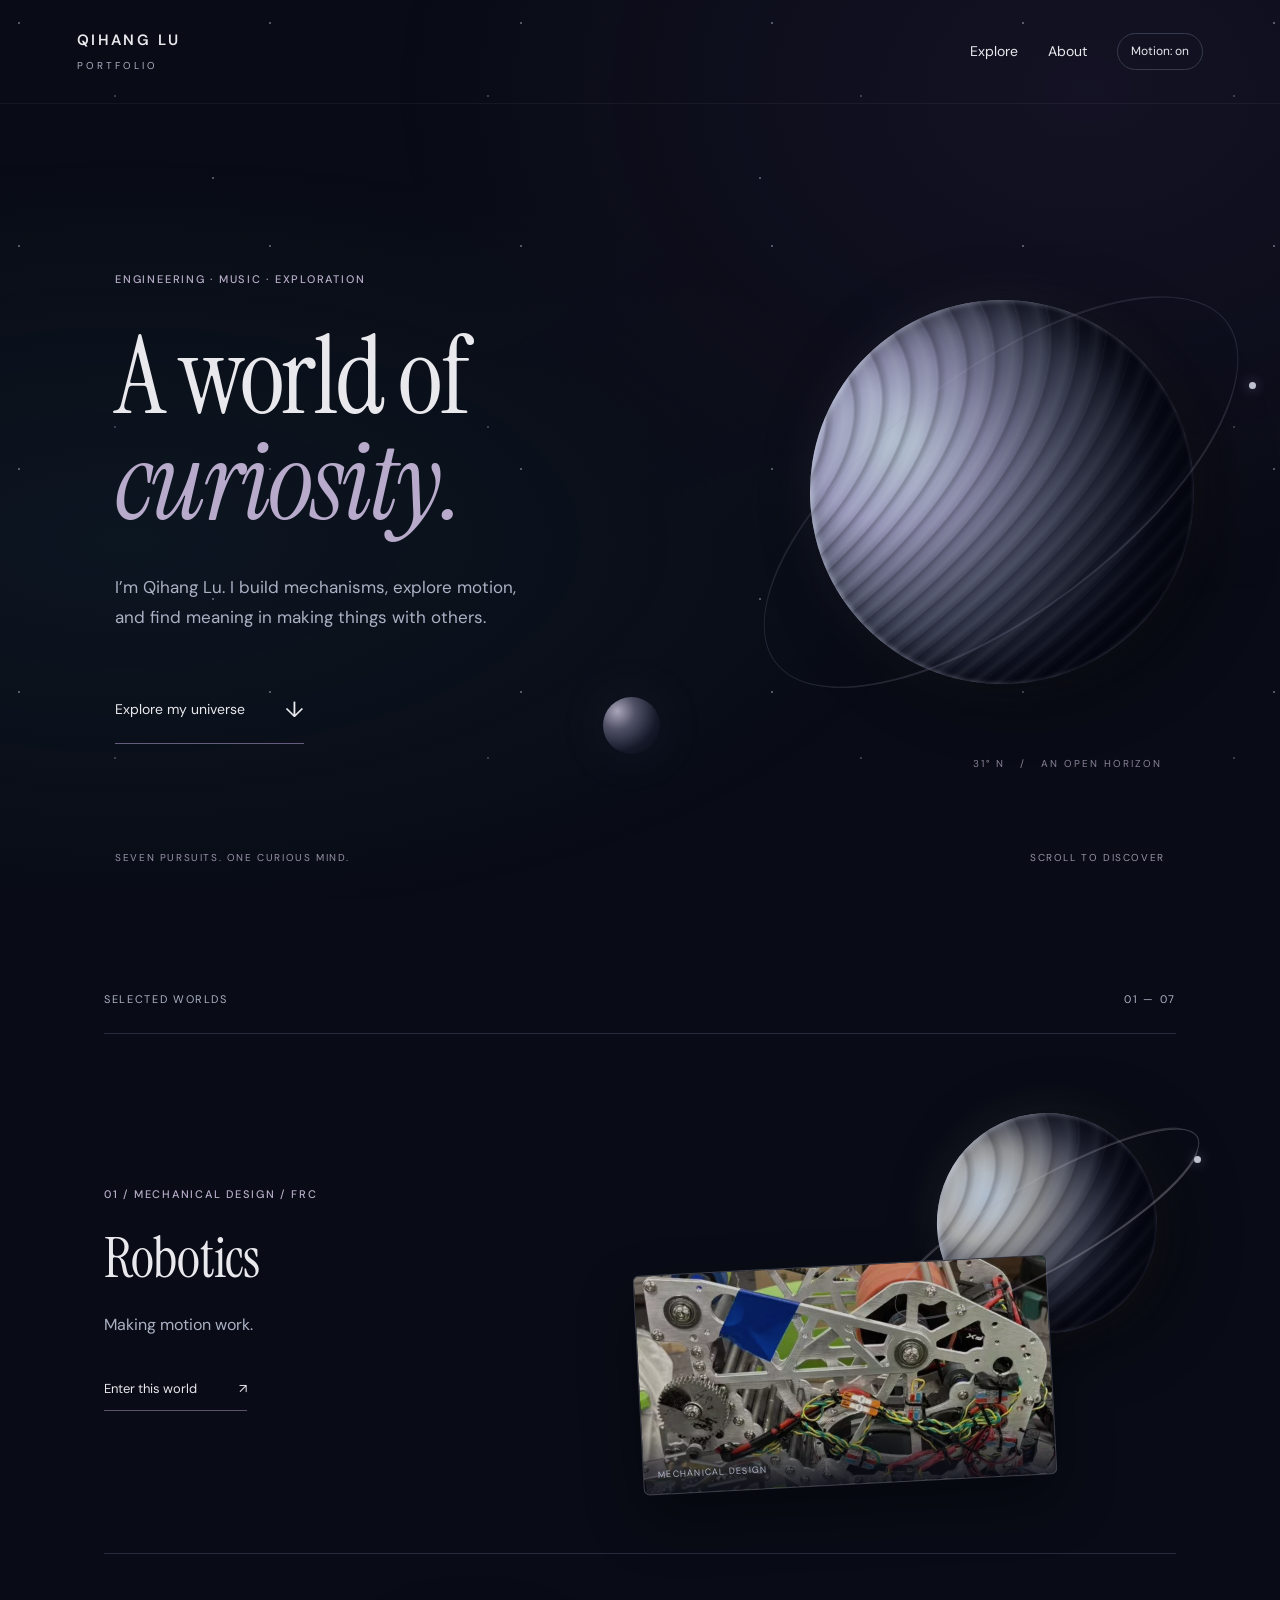
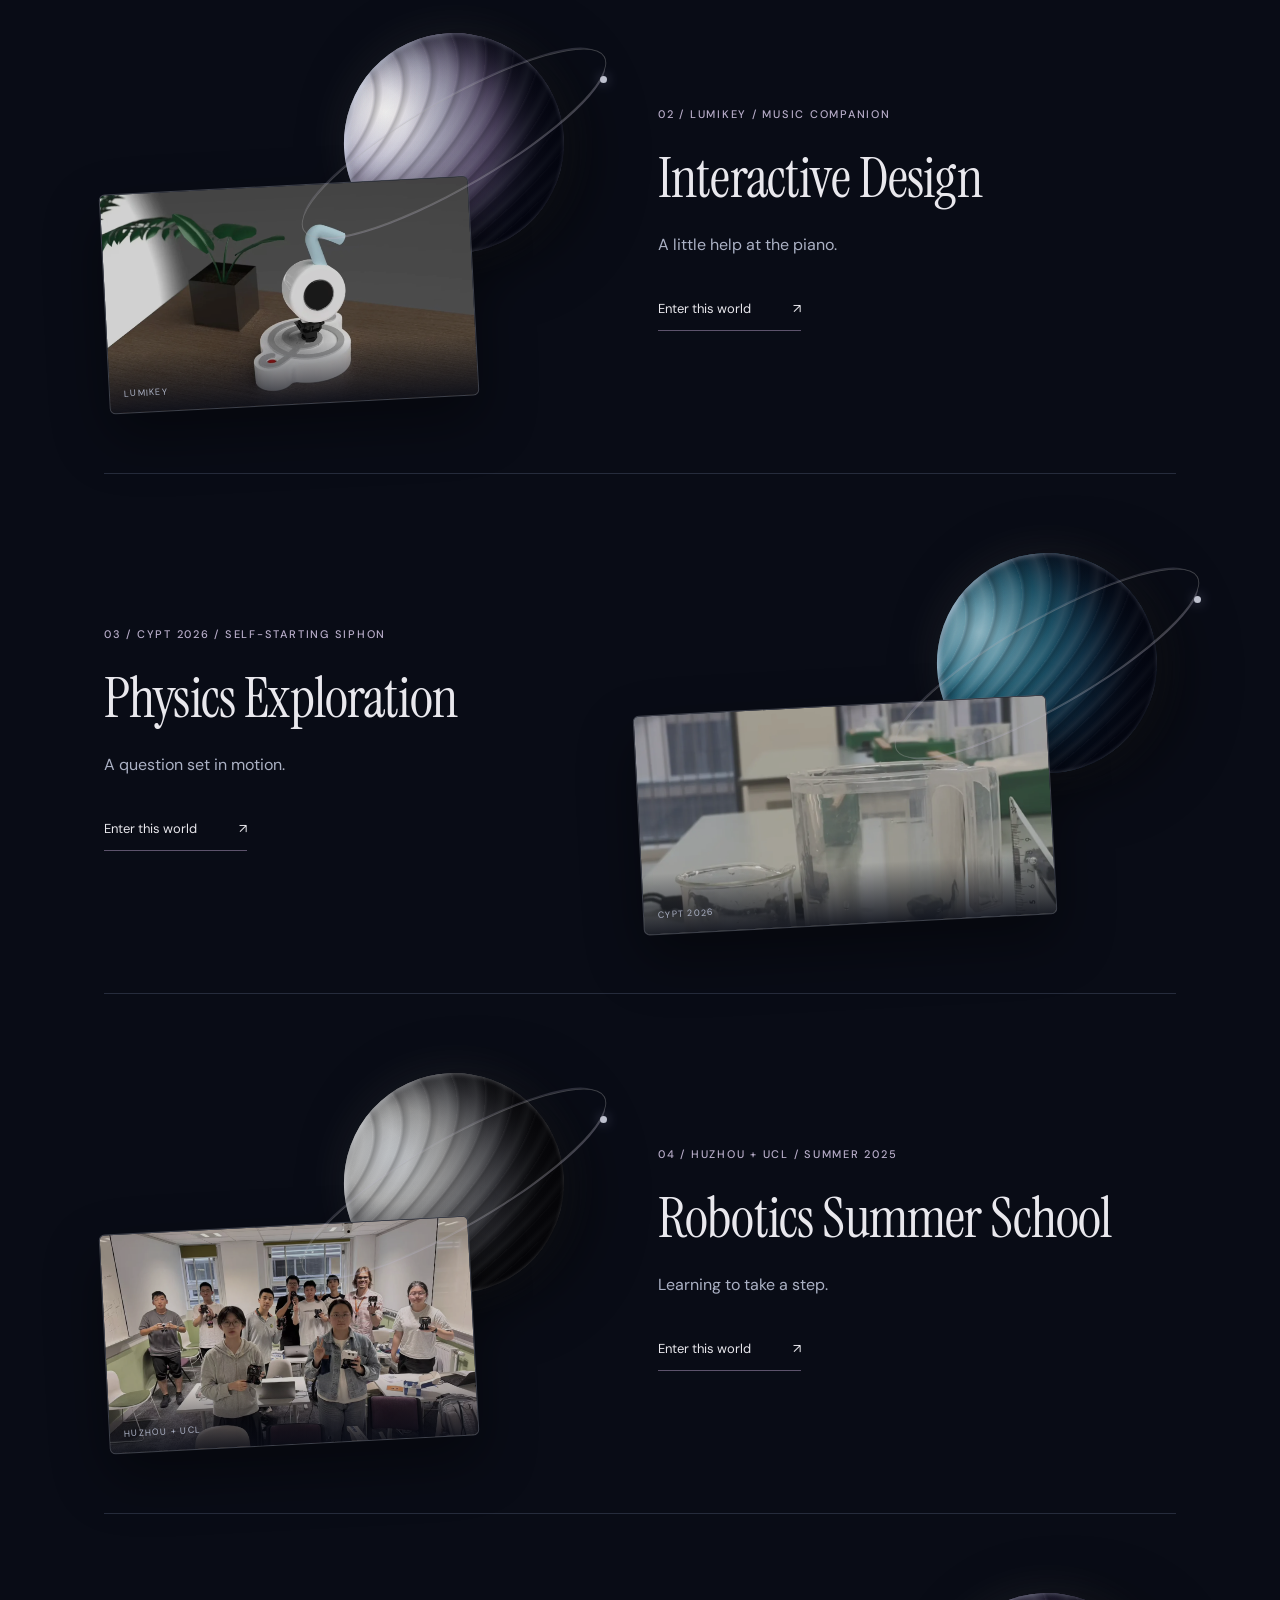
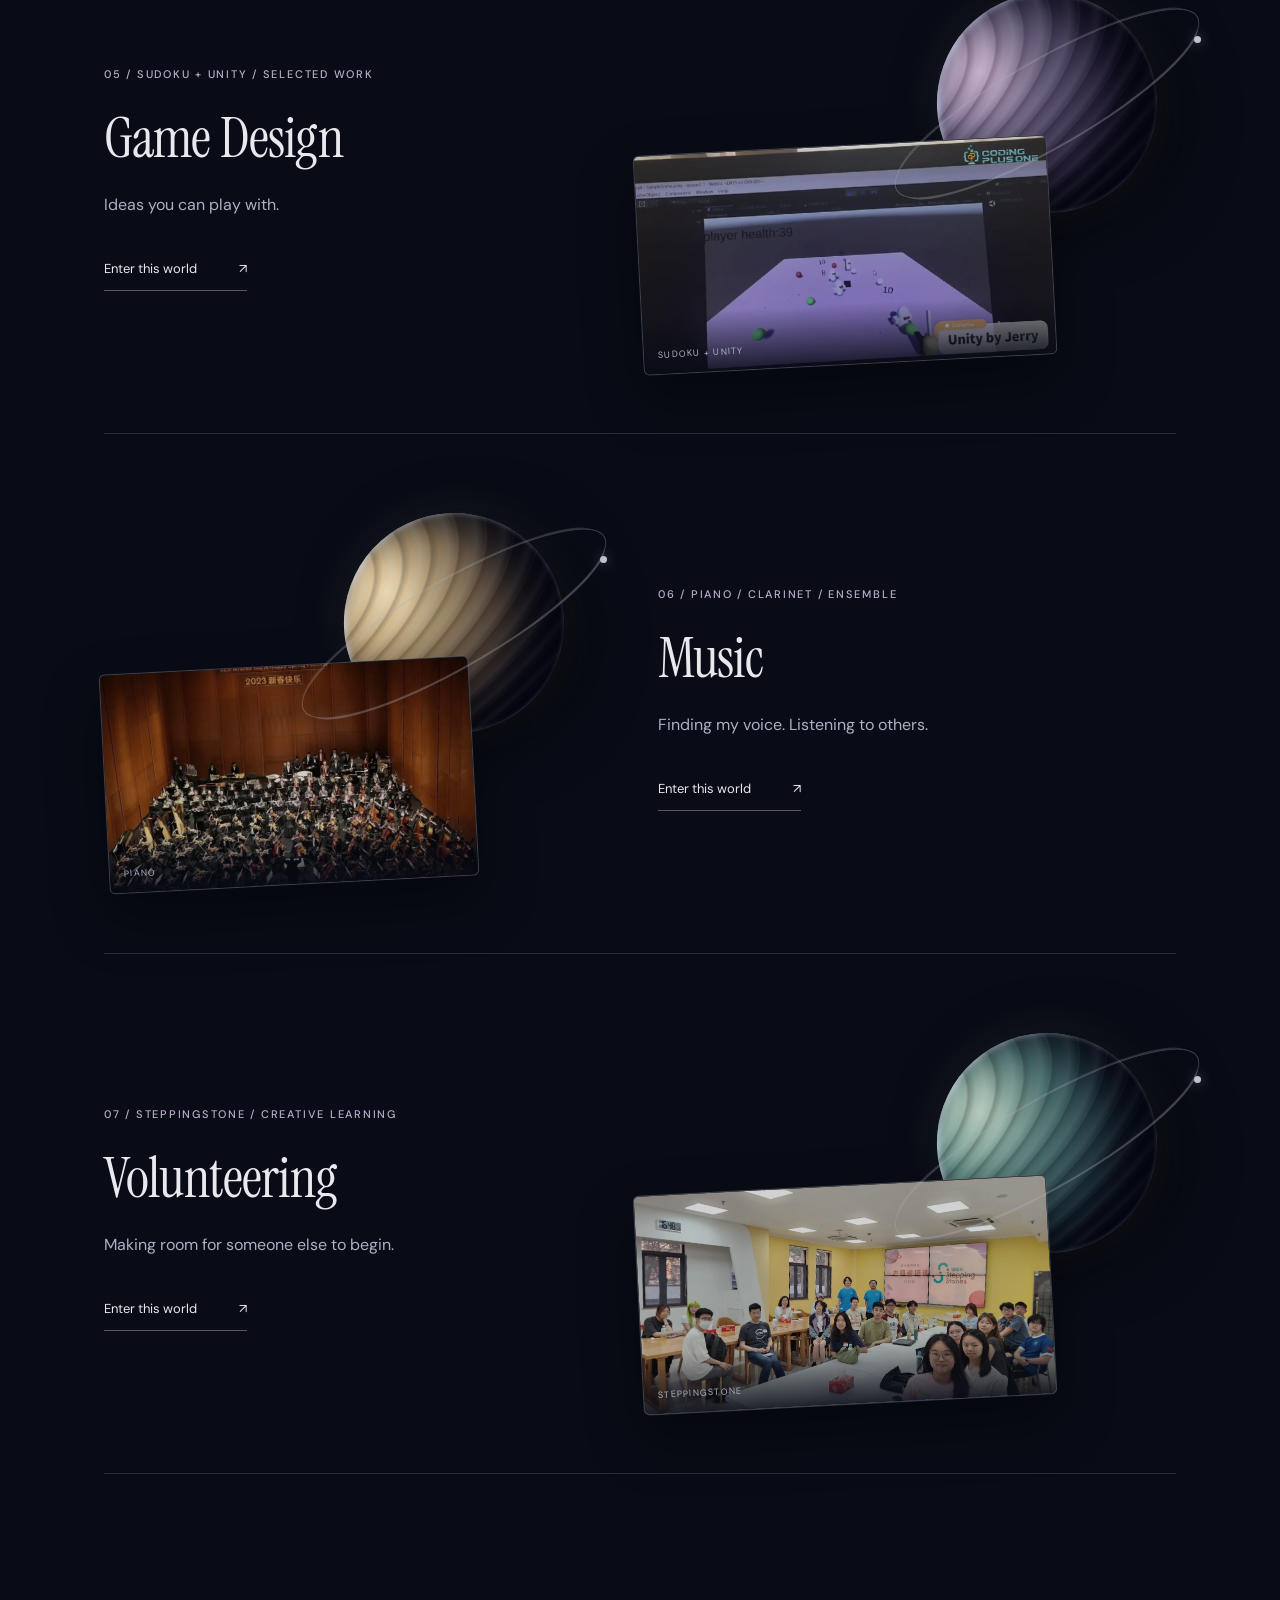
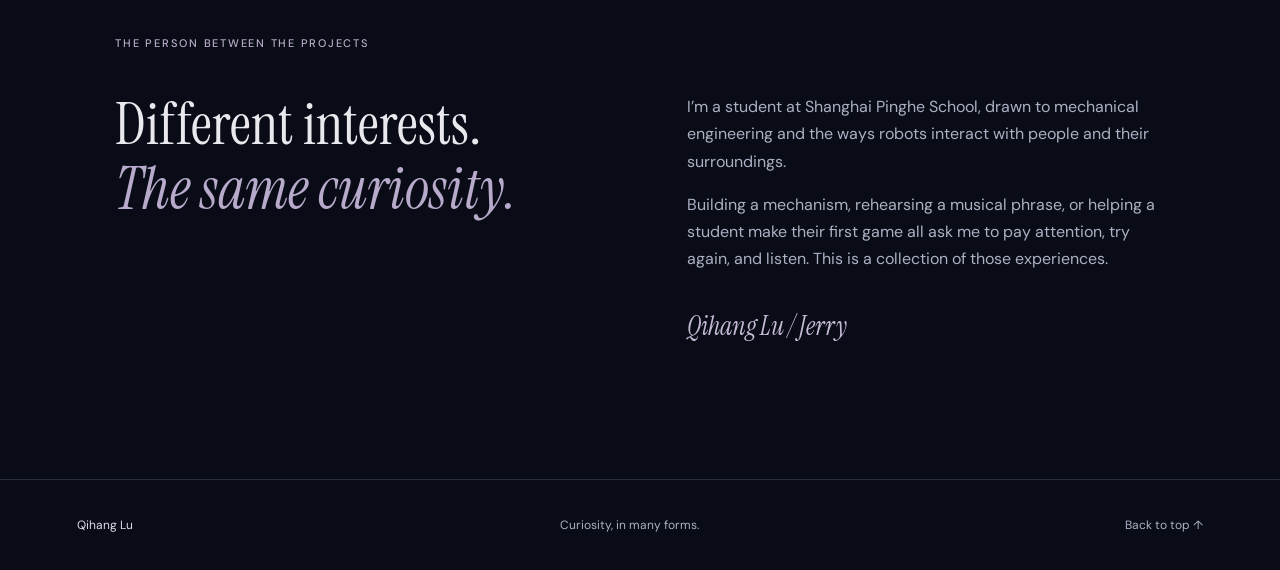
<file: index.html>
<!doctype html><html lang="en"><head><meta charset="utf-8"><meta name="viewport" content="width=device-width,initial-scale=1"><meta name="description" content="The projects and pursuits of Qihang Lu. Mechanical design, physics, music, and learning."><meta name="theme-color" content="#090c16"><title>A world of curiosity | Qihang Lu</title><link rel="icon" href="./favicon.svg" type="image/svg+xml"><link rel="stylesheet" href="./styles.css"><script src="./app.js" defer></script></head><body data-base="./"><a class="skip" href="#main">Skip to content</a><div class="sky" aria-hidden="true"></div><header class="nav"><a class="wordmark" href="./index.html">QIHANG LU<span>PORTFOLIO</span></a><nav aria-label="Main navigation"><a href="./index.html#projects">Explore</a><a href="./index.html#about">About</a><button class="motion" type="button" aria-pressed="false">Motion: on</button></nav></header><main id="main"><section class="hero" id="top"><div class="hero-copy"><p class="eyebrow">ENGINEERING · MUSIC · EXPLORATION</p><h1>A world of<br><em>curiosity.</em></h1><p class="intro">I’m Qihang Lu. I build mechanisms, explore motion,<br class="desktop"> and find meaning in making things with others.</p><a class="text-link" href="#projects">Explore my universe <span>↓</span></a></div><div class="hero-orbits" aria-hidden="true"><div class="orb-system hero-planet" aria-hidden="true"><div class="orbit"></div><div class="planet p-robotics"><div class="planet-texture"></div></div><span class="satellite"></span></div><div class="small-world"></div><span class="coordinate">31° N &nbsp; / &nbsp; AN OPEN HORIZON</span></div><div class="hero-bottom"><span>SEVEN PURSUITS. ONE CURIOUS MIND.</span><span>SCROLL TO DISCOVER</span></div></section><section id="projects" class="projects"><div class="section-label"><span>SELECTED WORLDS</span><span>01 — 07</span></div><a class="project-entry" id="world-robotics" href="projects/robotics.html" style="--world:#8ab8d9"><div class="entry-copy"><p class="eyebrow">01 / MECHANICAL DESIGN / FRC</p><h2>Robotics</h2><p>Making motion work.</p><span class="entry-cta">Enter this world <span>↗</span></span></div><div class="entry-art"><div class="orb-system " aria-hidden="true"><div class="orbit"></div><div class="planet p-robotics"><div class="planet-texture"></div></div><span class="satellite"></span></div><figure class="cover"><img src="site-assets/robotics.webp" alt="Robotics project preview" loading="lazy" width="700" height="480"><figcaption>MECHANICAL DESIGN</figcaption></figure></div></a><a class="project-entry" id="world-design" href="projects/design.html" style="--world:#c2b1ea"><div class="entry-copy"><p class="eyebrow">02 / LUMIKEY / MUSIC COMPANION</p><h2>Interactive Design</h2><p>A little help at the piano.</p><span class="entry-cta">Enter this world <span>↗</span></span></div><div class="entry-art"><div class="orb-system " aria-hidden="true"><div class="orbit"></div><div class="planet p-design"><div class="planet-texture"></div></div><span class="satellite"></span></div><figure class="cover"><img src="site-assets/design.webp" alt="Interactive Design project preview" loading="lazy" width="700" height="480"><figcaption>LUMIKEY</figcaption></figure></div></a><a class="project-entry" id="world-physics" href="projects/physics.html" style="--world:#62abc2"><div class="entry-copy"><p class="eyebrow">03 / CYPT 2026 / SELF-STARTING SIPHON</p><h2>Physics Exploration</h2><p>A question set in motion.</p><span class="entry-cta">Enter this world <span>↗</span></span></div><div class="entry-art"><div class="orb-system " aria-hidden="true"><div class="orbit"></div><div class="planet p-physics"><div class="planet-texture"></div></div><span class="satellite"></span></div><figure class="cover"><img src="site-assets/physics.webp" alt="Physics Exploration project preview" loading="lazy" width="700" height="480"><figcaption>CYPT 2026</figcaption></figure></div></a><a class="project-entry" id="world-summer" href="projects/summer.html" style="--world:#b8bcc8"><div class="entry-copy"><p class="eyebrow">04 / HUZHOU + UCL / SUMMER 2025</p><h2>Robotics Summer School</h2><p>Learning to take a step.</p><span class="entry-cta">Enter this world <span>↗</span></span></div><div class="entry-art"><div class="orb-system " aria-hidden="true"><div class="orbit"></div><div class="planet p-summer"><div class="planet-texture"></div></div><span class="satellite"></span></div><figure class="cover"><img src="site-assets/summer.webp" alt="Robotics Summer School project preview" loading="lazy" width="700" height="480"><figcaption>HUZHOU + UCL</figcaption></figure></div></a><a class="project-entry" id="world-games" href="projects/games.html" style="--world:#a28bd0"><div class="entry-copy"><p class="eyebrow">05 / SUDOKU + UNITY / SELECTED WORK</p><h2>Game Design</h2><p>Ideas you can play with.</p><span class="entry-cta">Enter this world <span>↗</span></span></div><div class="entry-art"><div class="orb-system " aria-hidden="true"><div class="orbit"></div><div class="planet p-games"><div class="planet-texture"></div></div><span class="satellite"></span></div><figure class="cover"><img src="site-assets/games.webp" alt="Game Design project preview" loading="lazy" width="700" height="480"><figcaption>SUDOKU + UNITY</figcaption></figure></div></a><a class="project-entry" id="world-music" href="projects/music.html" style="--world:#cbaa7c"><div class="entry-copy"><p class="eyebrow">06 / PIANO / CLARINET / ENSEMBLE</p><h2>Music</h2><p>Finding my voice. Listening to others.</p><span class="entry-cta">Enter this world <span>↗</span></span></div><div class="entry-art"><div class="orb-system " aria-hidden="true"><div class="orbit"></div><div class="planet p-music"><div class="planet-texture"></div></div><span class="satellite"></span></div><figure class="cover"><img src="site-assets/music.webp" alt="Music project preview" loading="lazy" width="700" height="480"><figcaption>PIANO</figcaption></figure></div></a><a class="project-entry" id="world-volunteering" href="projects/volunteering.html" style="--world:#82b5a4"><div class="entry-copy"><p class="eyebrow">07 / STEPPINGSTONE / CREATIVE LEARNING</p><h2>Volunteering</h2><p>Making room for someone else to begin.</p><span class="entry-cta">Enter this world <span>↗</span></span></div><div class="entry-art"><div class="orb-system " aria-hidden="true"><div class="orbit"></div><div class="planet p-volunteering"><div class="planet-texture"></div></div><span class="satellite"></span></div><figure class="cover"><img src="site-assets/volunteering.webp" alt="Volunteering project preview" loading="lazy" width="700" height="480"><figcaption>STEPPINGSTONE</figcaption></figure></div></a></section><section class="about" id="about"><p class="eyebrow">THE PERSON BETWEEN THE PROJECTS</p><h2>Different interests.<br><em>The same curiosity.</em></h2><div><p>I’m a student at Shanghai Pinghe School, drawn to mechanical engineering and the ways robots interact with people and their surroundings.</p><p>Building a mechanism, rehearsing a musical phrase, or helping a student make their first game all ask me to pay attention, try again, and listen. This is a collection of those experiences.</p><span class="signature">Qihang Lu / Jerry</span></div></section></main><footer><a href="./index.html">Qihang Lu</a><span>Curiosity, in many forms.</span><a href="#top">Back to top ↑</a></footer><dialog class="lightbox"><button class="close" aria-label="Close image">Close ×</button><img alt=""><p></p></dialog></body></html>
</file>
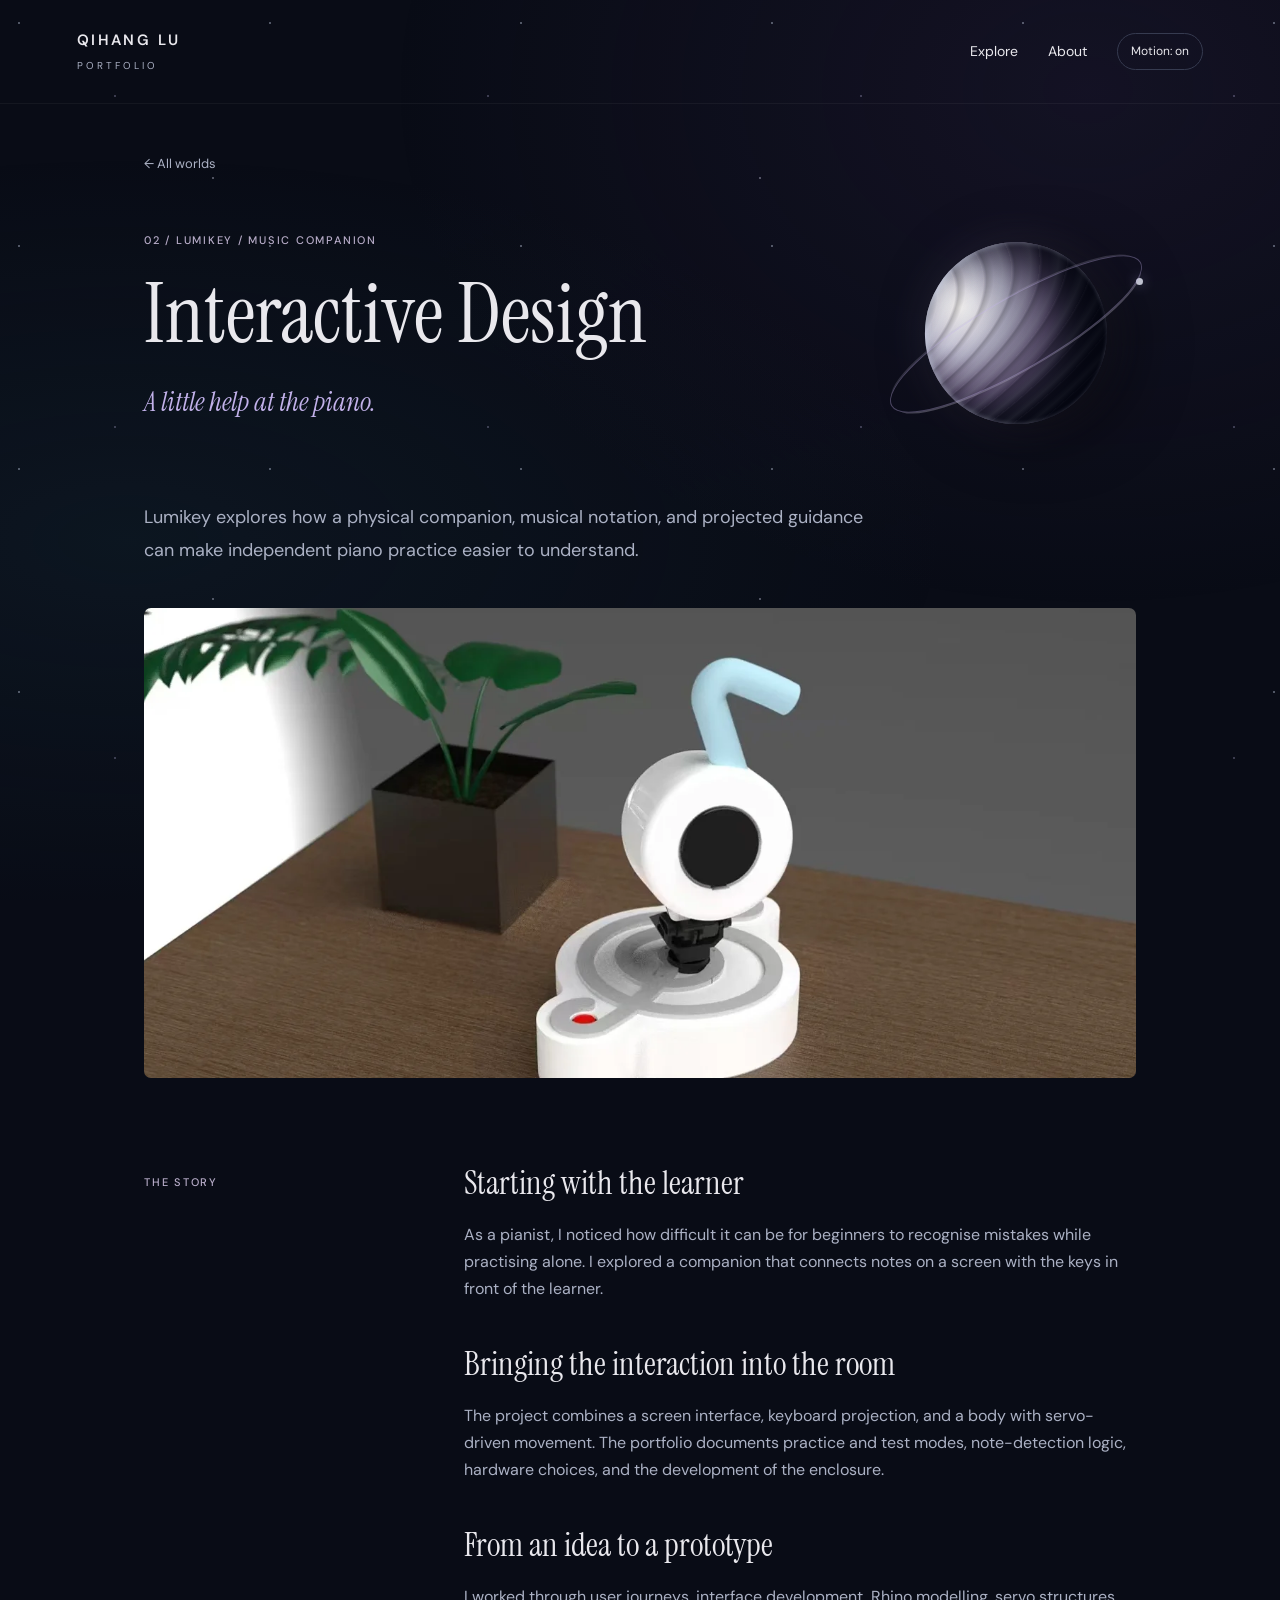
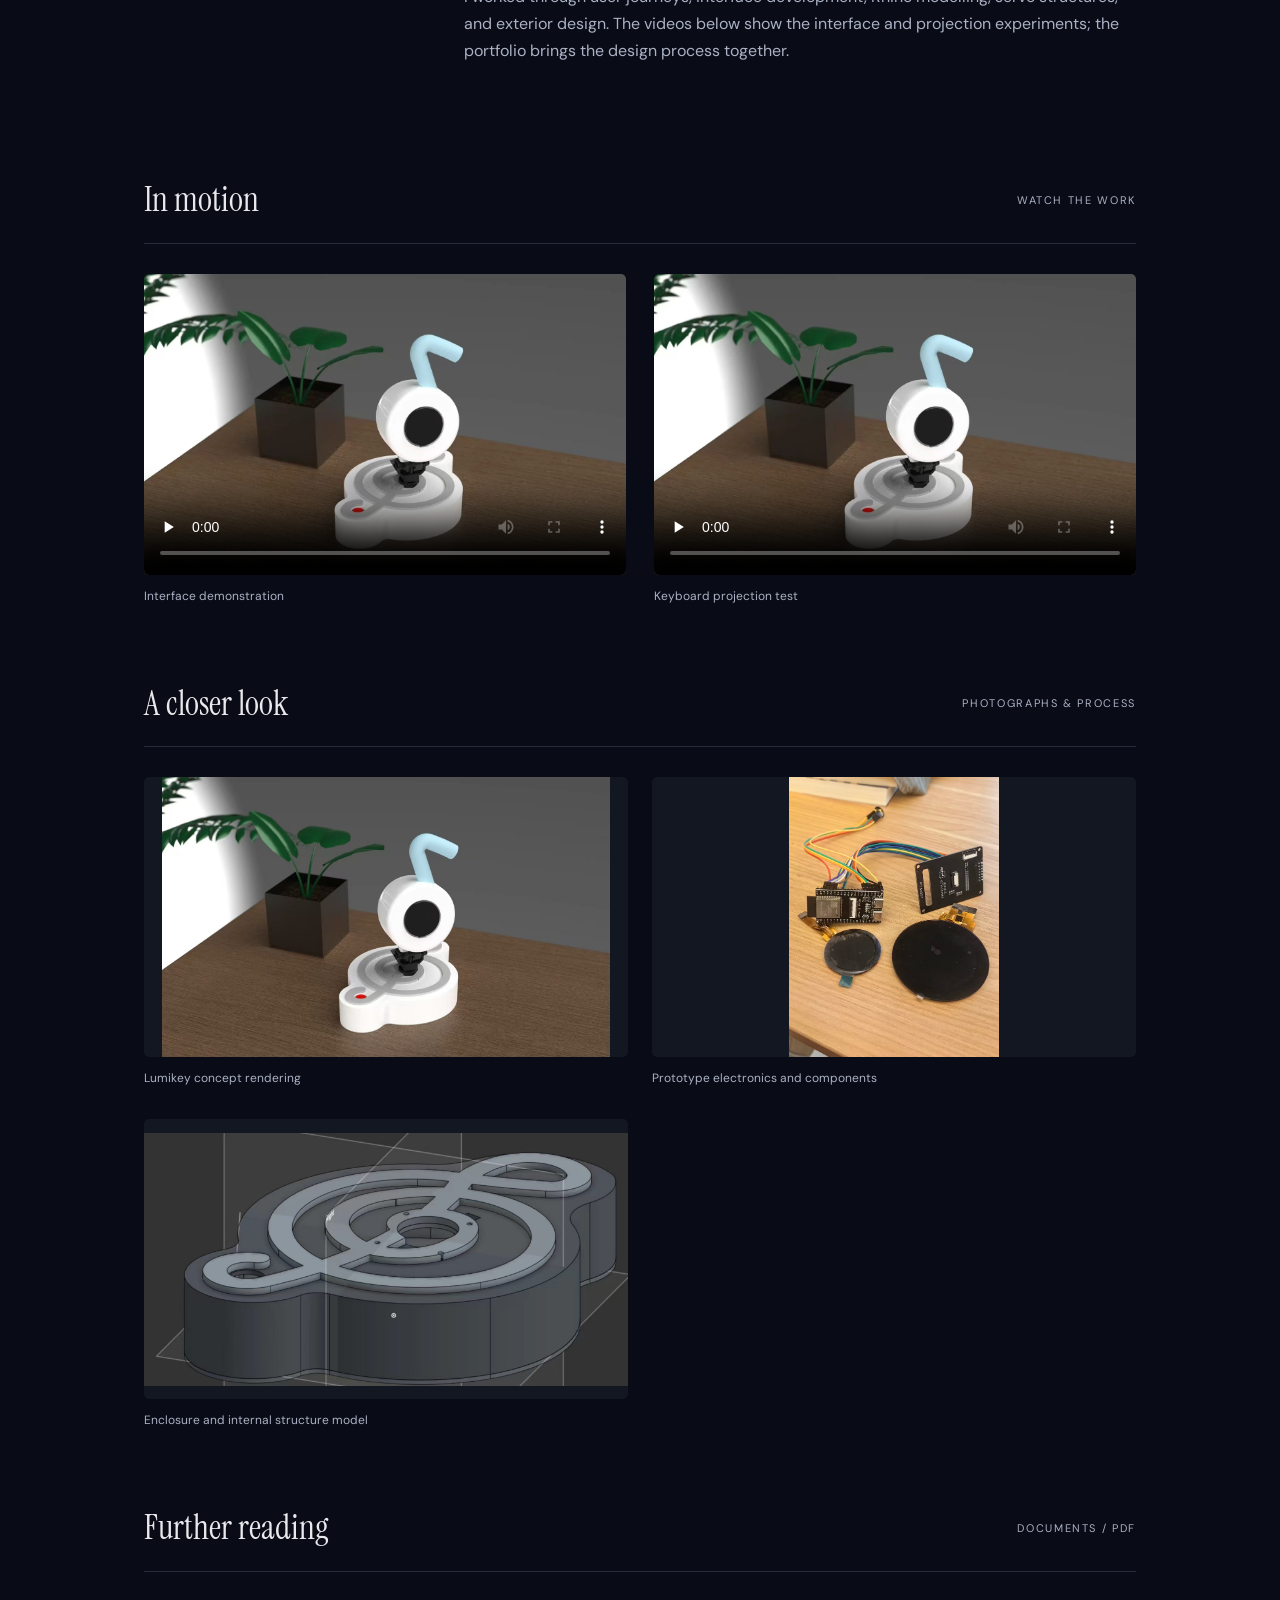
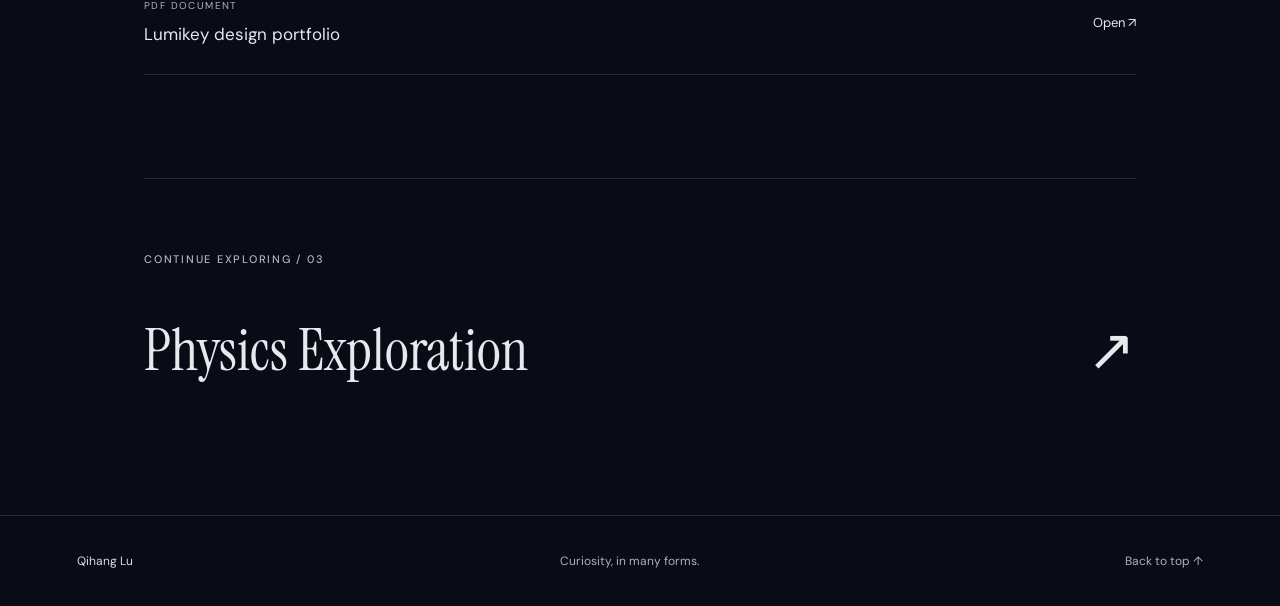
<file: projects/design.html>
<!doctype html><html lang="en"><head><meta charset="utf-8"><meta name="viewport" content="width=device-width,initial-scale=1"><meta name="description" content="Lumikey explores how a physical companion, musical notation, and projected guidance can make independent piano practice easier to understand."><meta name="theme-color" content="#090c16"><title>Interactive Design | Qihang Lu</title><link rel="icon" href="../favicon.svg" type="image/svg+xml"><link rel="stylesheet" href="../styles.css"><script src="../app.js" defer></script></head><body data-base="../"><a class="skip" href="#main">Skip to content</a><div class="sky" aria-hidden="true"></div><header class="nav"><a class="wordmark" href="../index.html">QIHANG LU<span>PORTFOLIO</span></a><nav aria-label="Main navigation"><a href="../index.html#projects">Explore</a><a href="../index.html#about">About</a><button class="motion" type="button" aria-pressed="false">Motion: on</button></nav></header><main id="main" class="detail" style="--world:#c2b1ea"><section class="detail-hero" id="top"><a class="back-link" href="../index.html#world-design">← All worlds</a><div class="detail-title"><div><p class="eyebrow">02 / LUMIKEY / MUSIC COMPANION</p><h1>Interactive Design</h1><p class="lead">A little help at the piano.</p></div><div class="orb-system " aria-hidden="true"><div class="orbit"></div><div class="planet p-design"><div class="planet-texture"></div></div><span class="satellite"></span></div></div><p class="detail-intro">Lumikey explores how a physical companion, musical notation, and projected guidance can make independent piano practice easier to understand.</p><img class="detail-cover" src="../site-assets/design.webp" alt="Interactive Design overview" fetchpriority="high"></section><section class="story"><p class="eyebrow">THE STORY</p><div><article><h2>Starting with the learner</h2><p>As a pianist, I noticed how difficult it can be for beginners to recognise mistakes while practising alone. I explored a companion that connects notes on a screen with the keys in front of the learner.</p></article><article><h2>Bringing the interaction into the room</h2><p>The project combines a screen interface, keyboard projection, and a body with servo-driven movement. The portfolio documents practice and test modes, note-detection logic, hardware choices, and the development of the enclosure.</p></article><article><h2>From an idea to a prototype</h2><p>I worked through user journeys, interface development, Rhino modelling, servo structures, and exterior design. The videos below show the interface and projection experiments; the portfolio brings the design process together.</p></article></div></section><section class="media-section"><div class="section-label"><h2>In motion</h2><span>WATCH THE WORK</span></div><div class="videos"><figure class="video-card"><video controls playsinline preload="none" aria-label="Interface demonstration" src="../Additional%20information/Interactive%20design/Interface.mp4" poster="../site-assets/design.webp"></video><figcaption>Interface demonstration</figcaption></figure><figure class="video-card"><video controls playsinline preload="none" aria-label="Keyboard projection test" src="../Additional%20information/Interactive%20design/projection.mp4" poster="../site-assets/design.webp"></video><figcaption>Keyboard projection test</figcaption></figure></div></section><section class="media-section"><div class="section-label"><h2>A closer look</h2><span>PHOTOGRAPHS & PROCESS</span></div><div class="gallery"><figure><button class="image-button" type="button" data-caption="Lumikey concept rendering" aria-label="Enlarge: Lumikey concept rendering"><img loading="lazy" src="../Additional%20information/Interactive%20design/01%20Interactive%20design.jpg" alt="Lumikey concept rendering"></button><figcaption>Lumikey concept rendering</figcaption></figure><figure><button class="image-button" type="button" data-caption="Prototype electronics and components" aria-label="Enlarge: Prototype electronics and components"><img loading="lazy" src="../Additional%20information/Interactive%20design/02%20Interactive%20design.jpg" alt="Prototype electronics and components"></button><figcaption>Prototype electronics and components</figcaption></figure><figure><button class="image-button" type="button" data-caption="Enclosure and internal structure model" aria-label="Enlarge: Enclosure and internal structure model"><img loading="lazy" src="../Additional%20information/Interactive%20design/03%20Interactive%20design.jpg" alt="Enclosure and internal structure model"></button><figcaption>Enclosure and internal structure model</figcaption></figure></div></section><section class="documents"><div class="section-label"><h2>Further reading</h2><span>DOCUMENTS / PDF</span></div><a class="document" href="../Additional%20information/Interactive%20design/portfolio.pdf" data-large="Additional information/Interactive design/portfolio.pdf" target="_blank" rel="noopener"><span><small>PDF DOCUMENT</small>Lumikey design portfolio</span><span>Open ↗</span></a><p class="asset-status" role="status"></p></section><a class="next-world" href="physics.html"><span class="eyebrow">CONTINUE EXPLORING / 03</span><h2>Physics Exploration <span>↗</span></h2></a></main><footer><a href="../index.html">Qihang Lu</a><span>Curiosity, in many forms.</span><a href="#top">Back to top ↑</a></footer><dialog class="lightbox"><button class="close" aria-label="Close image">Close ×</button><img alt=""><p></p></dialog></body></html>
</file>
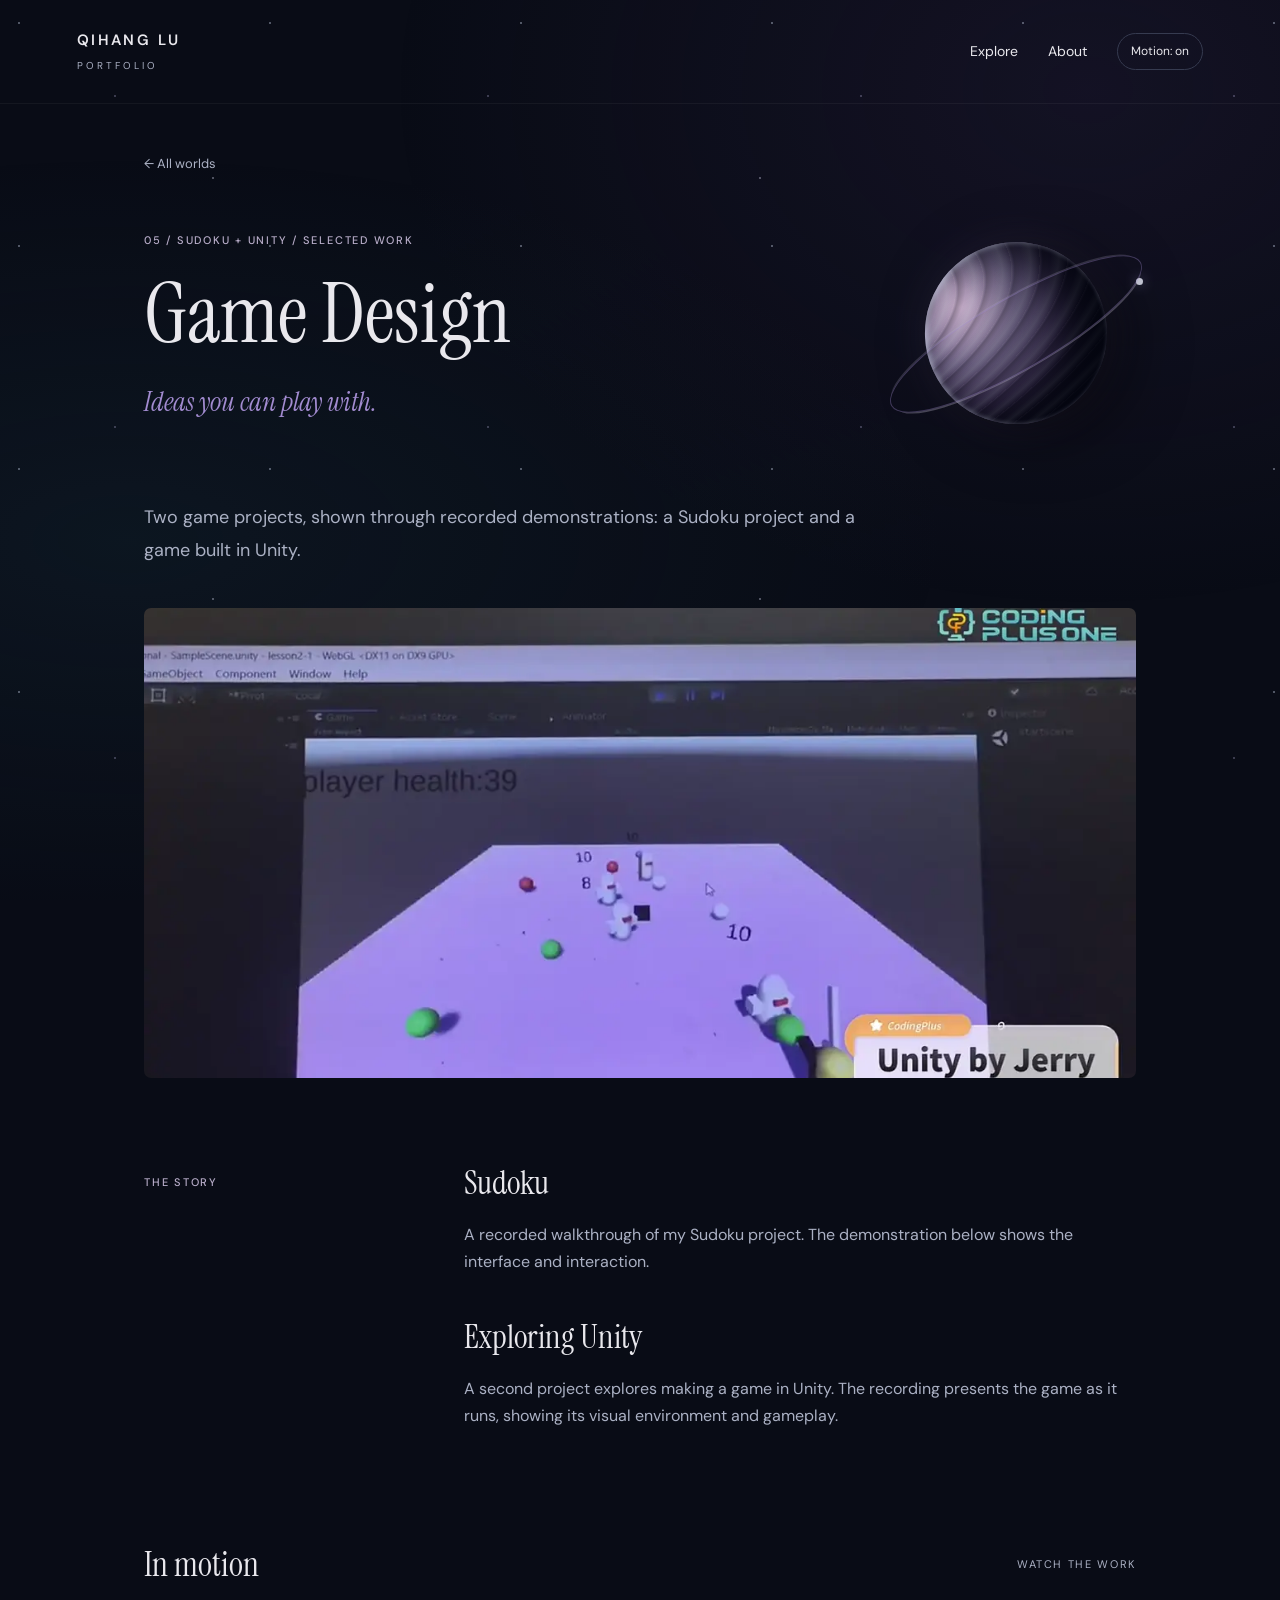
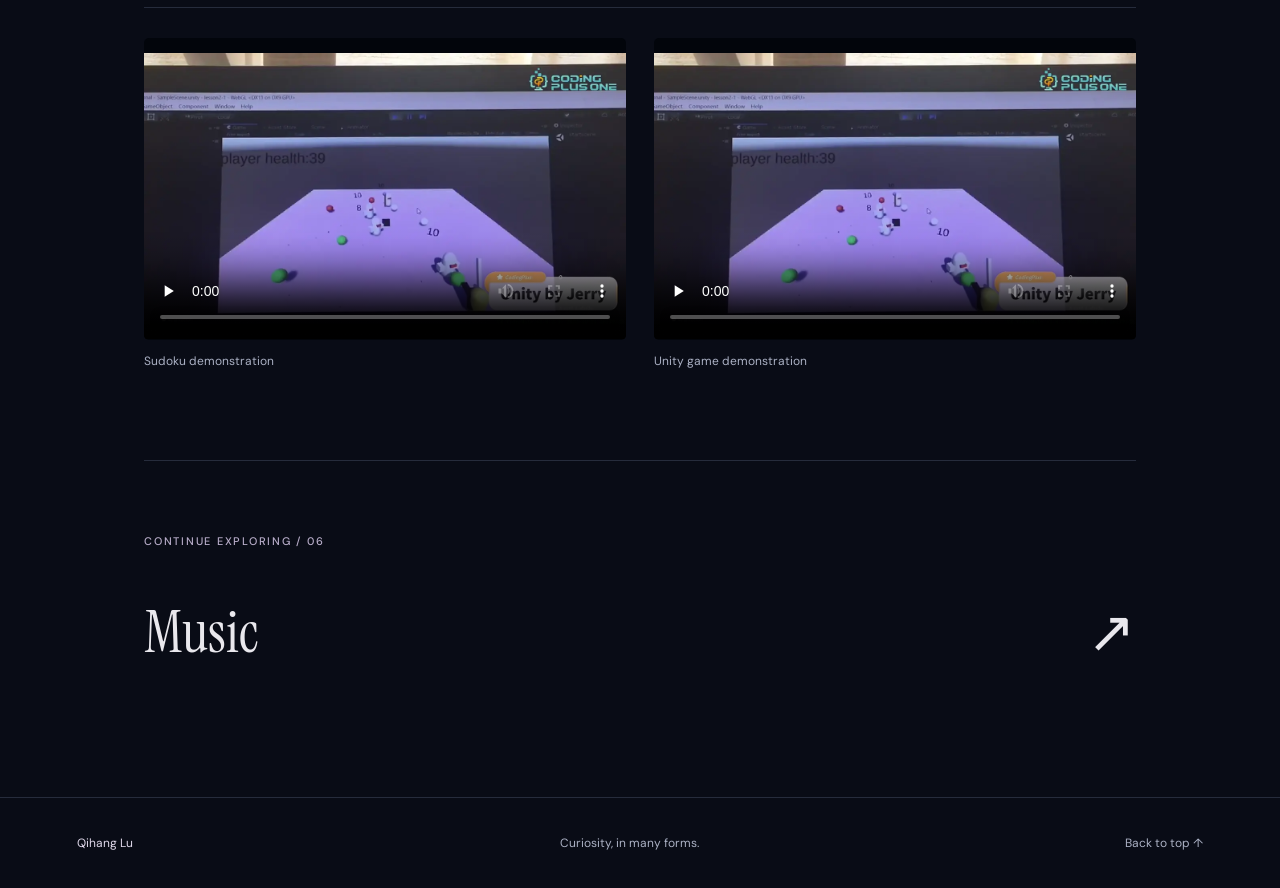
<file: projects/games.html>
<!doctype html><html lang="en"><head><meta charset="utf-8"><meta name="viewport" content="width=device-width,initial-scale=1"><meta name="description" content="Two game projects, shown through recorded demonstrations: a Sudoku project and a game built in Unity."><meta name="theme-color" content="#090c16"><title>Game Design | Qihang Lu</title><link rel="icon" href="../favicon.svg" type="image/svg+xml"><link rel="stylesheet" href="../styles.css"><script src="../app.js" defer></script></head><body data-base="../"><a class="skip" href="#main">Skip to content</a><div class="sky" aria-hidden="true"></div><header class="nav"><a class="wordmark" href="../index.html">QIHANG LU<span>PORTFOLIO</span></a><nav aria-label="Main navigation"><a href="../index.html#projects">Explore</a><a href="../index.html#about">About</a><button class="motion" type="button" aria-pressed="false">Motion: on</button></nav></header><main id="main" class="detail" style="--world:#a28bd0"><section class="detail-hero" id="top"><a class="back-link" href="../index.html#world-games">← All worlds</a><div class="detail-title"><div><p class="eyebrow">05 / SUDOKU + UNITY / SELECTED WORK</p><h1>Game Design</h1><p class="lead">Ideas you can play with.</p></div><div class="orb-system " aria-hidden="true"><div class="orbit"></div><div class="planet p-games"><div class="planet-texture"></div></div><span class="satellite"></span></div></div><p class="detail-intro">Two game projects, shown through recorded demonstrations: a Sudoku project and a game built in Unity.</p><img class="detail-cover" src="../site-assets/games.webp" alt="Game Design overview" fetchpriority="high"></section><section class="story"><p class="eyebrow">THE STORY</p><div><article><h2>Sudoku</h2><p>A recorded walkthrough of my Sudoku project. The demonstration below shows the interface and interaction.</p></article><article><h2>Exploring Unity</h2><p>A second project explores making a game in Unity. The recording presents the game as it runs, showing its visual environment and gameplay.</p></article></div></section><section class="media-section"><div class="section-label"><h2>In motion</h2><span>WATCH THE WORK</span></div><div class="videos"><figure class="video-card"><video controls playsinline preload="none" aria-label="Sudoku demonstration" src="../Additional%20information/Game%20designs/sudoku.mp4" poster="../site-assets/games.webp"></video><figcaption>Sudoku demonstration</figcaption></figure><figure class="video-card"><video controls playsinline preload="none" aria-label="Unity game demonstration" src="../Additional%20information/Game%20designs/Unity%20Game.mp4" poster="../site-assets/games.webp"></video><figcaption>Unity game demonstration</figcaption></figure></div></section><a class="next-world" href="music.html"><span class="eyebrow">CONTINUE EXPLORING / 06</span><h2>Music <span>↗</span></h2></a></main><footer><a href="../index.html">Qihang Lu</a><span>Curiosity, in many forms.</span><a href="#top">Back to top ↑</a></footer><dialog class="lightbox"><button class="close" aria-label="Close image">Close ×</button><img alt=""><p></p></dialog></body></html>
</file>
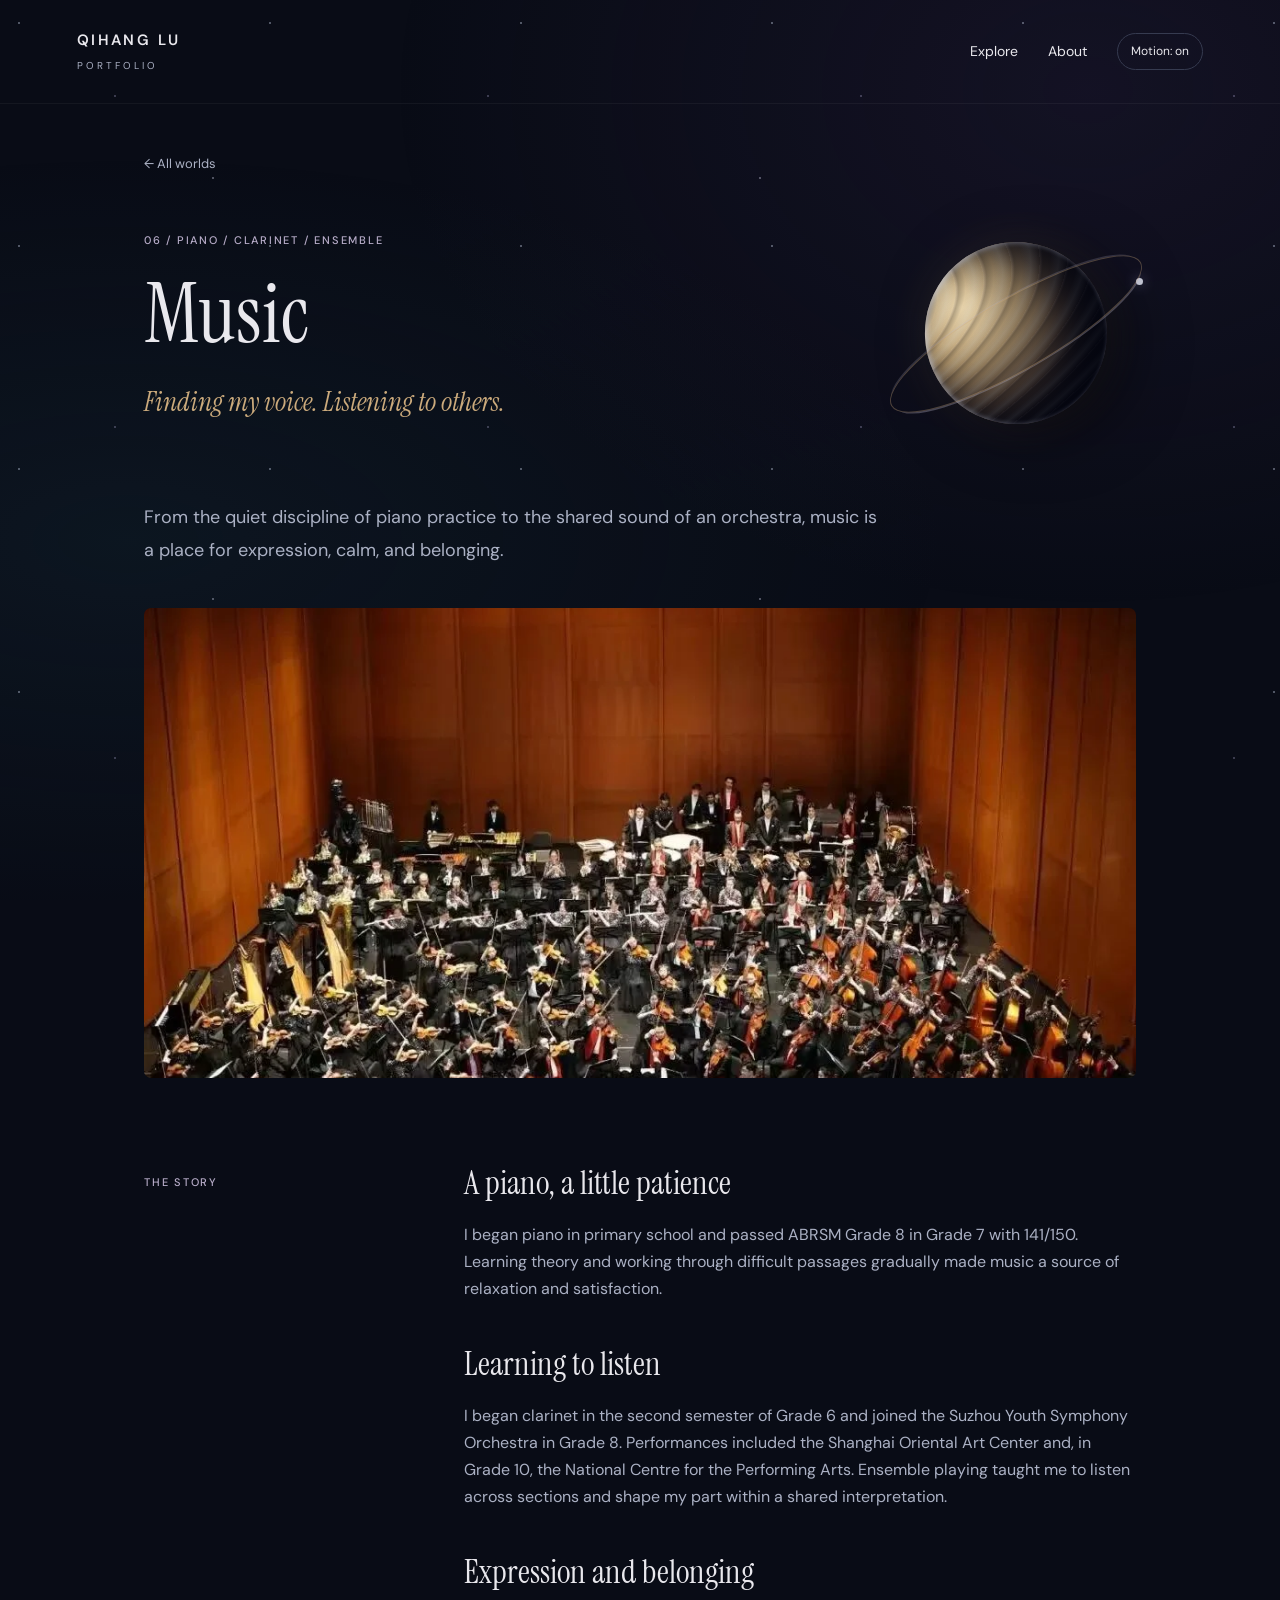
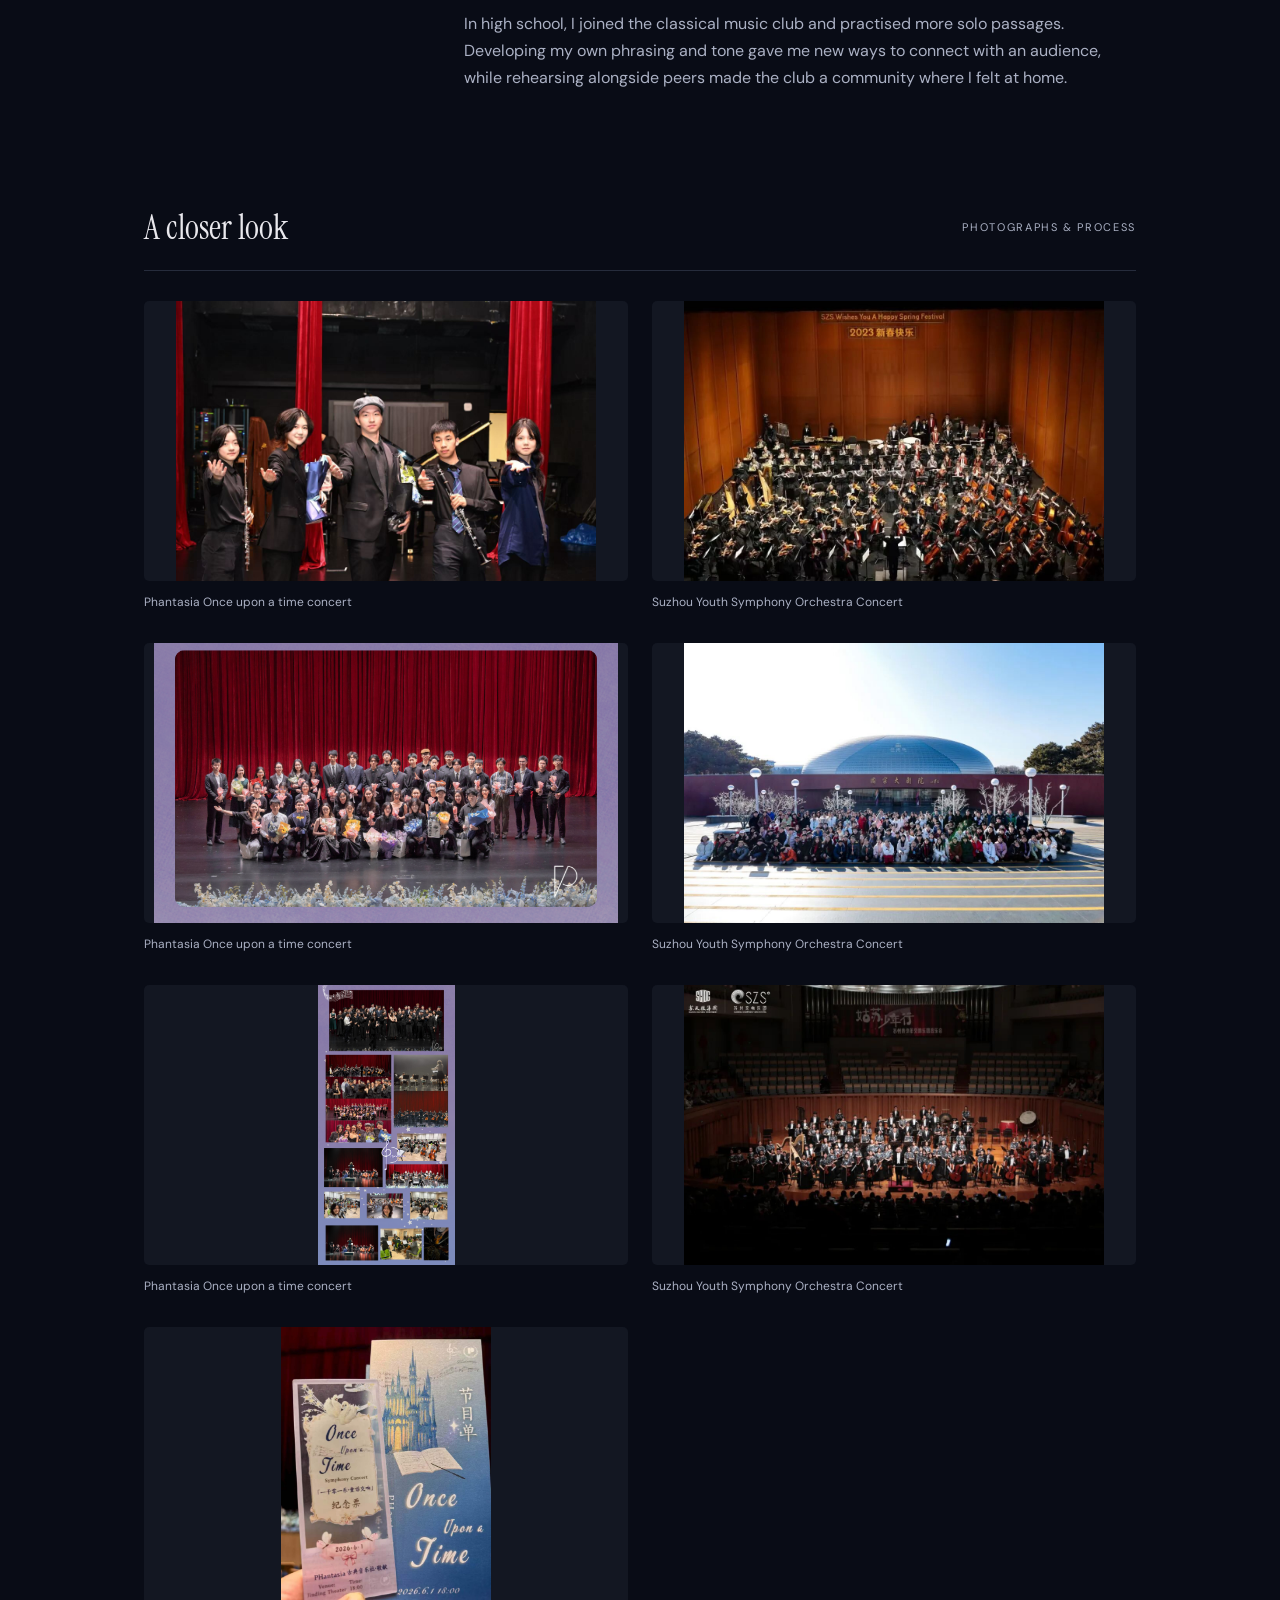
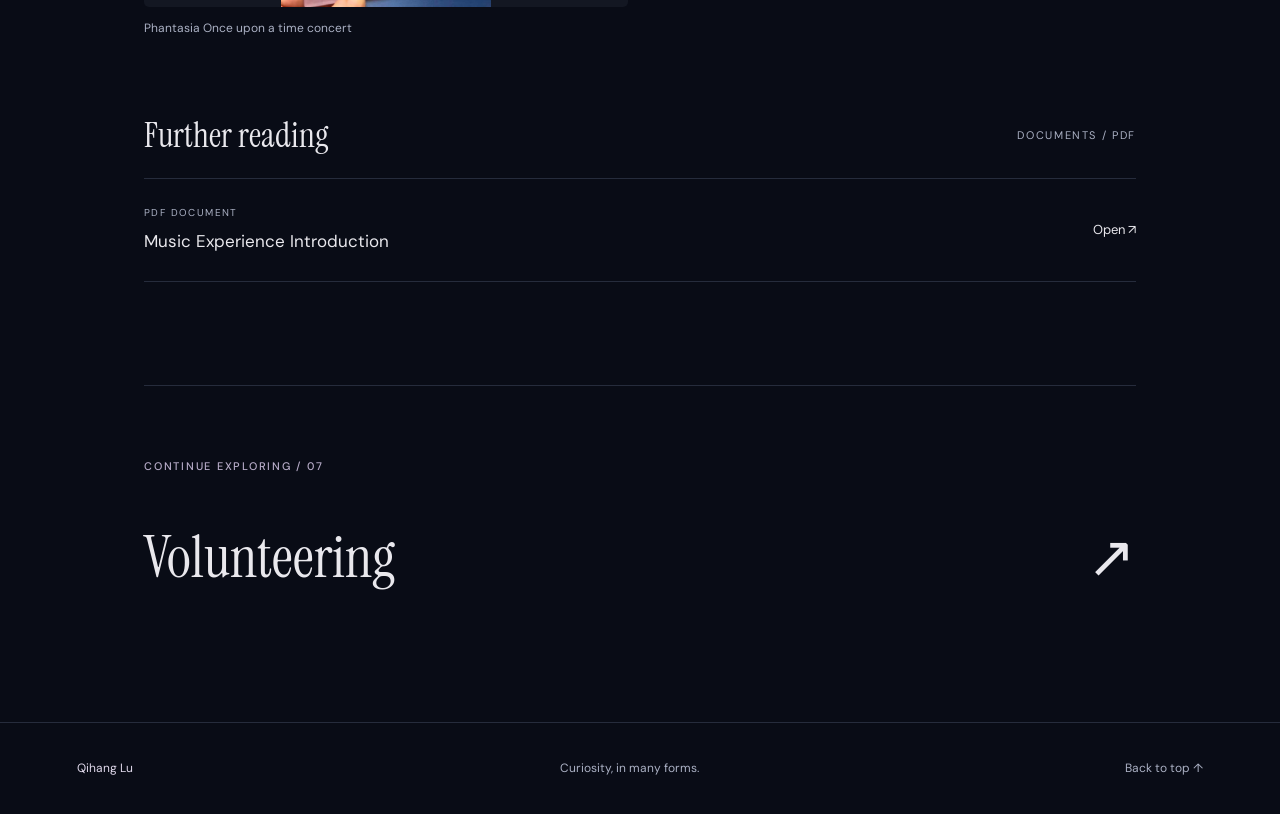
<file: projects/music.html>
<!doctype html><html lang="en"><head><meta charset="utf-8"><meta name="viewport" content="width=device-width,initial-scale=1"><meta name="description" content="From the quiet discipline of piano practice to the shared sound of an orchestra, music is a place for expression, calm, and belonging."><meta name="theme-color" content="#090c16"><title>Music | Qihang Lu</title><link rel="icon" href="../favicon.svg" type="image/svg+xml"><link rel="stylesheet" href="../styles.css"><script src="../app.js" defer></script></head><body data-base="../"><a class="skip" href="#main">Skip to content</a><div class="sky" aria-hidden="true"></div><header class="nav"><a class="wordmark" href="../index.html">QIHANG LU<span>PORTFOLIO</span></a><nav aria-label="Main navigation"><a href="../index.html#projects">Explore</a><a href="../index.html#about">About</a><button class="motion" type="button" aria-pressed="false">Motion: on</button></nav></header><main id="main" class="detail" style="--world:#cbaa7c"><section class="detail-hero" id="top"><a class="back-link" href="../index.html#world-music">← All worlds</a><div class="detail-title"><div><p class="eyebrow">06 / PIANO / CLARINET / ENSEMBLE</p><h1>Music</h1><p class="lead">Finding my voice. Listening to others.</p></div><div class="orb-system " aria-hidden="true"><div class="orbit"></div><div class="planet p-music"><div class="planet-texture"></div></div><span class="satellite"></span></div></div><p class="detail-intro">From the quiet discipline of piano practice to the shared sound of an orchestra, music is a place for expression, calm, and belonging.</p><img class="detail-cover" src="../site-assets/music.webp" alt="Music overview" fetchpriority="high"></section><section class="story"><p class="eyebrow">THE STORY</p><div><article><h2>A piano, a little patience</h2><p>I began piano in primary school and passed ABRSM Grade 8 in Grade 7 with 141/150. Learning theory and working through difficult passages gradually made music a source of relaxation and satisfaction.</p></article><article><h2>Learning to listen</h2><p>I began clarinet in the second semester of Grade 6 and joined the Suzhou Youth Symphony Orchestra in Grade 8. Performances included the Shanghai Oriental Art Center and, in Grade 10, the National Centre for the Performing Arts. Ensemble playing taught me to listen across sections and shape my part within a shared interpretation.</p></article><article><h2>Expression and belonging</h2><p>In high school, I joined the classical music club and practised more solo passages. Developing my own phrasing and tone gave me new ways to connect with an audience, while rehearsing alongside peers made the club a community where I felt at home.</p></article></div></section><section class="media-section"><div class="section-label"><h2>A closer look</h2><span>PHOTOGRAPHS & PROCESS</span></div><div class="gallery"><figure><button class="image-button" type="button" data-caption="Phantasia Once upon a time concert" aria-label="Enlarge: Phantasia Once upon a time concert"><img loading="lazy" src="../Additional%20information/Music/01%20Phantasia%20Once%20upon%20a%20time%20concert.jpg" alt="Phantasia Once upon a time concert"></button><figcaption>Phantasia Once upon a time concert</figcaption></figure><figure><button class="image-button" type="button" data-caption="Suzhou Youth Symphony Orchestra Concert" aria-label="Enlarge: Suzhou Youth Symphony Orchestra Concert"><img loading="lazy" src="../Additional%20information/Music/01%20Suzhou%20Youth%20Symphony%20Orchestra%20Concert.jpg" alt="Suzhou Youth Symphony Orchestra Concert"></button><figcaption>Suzhou Youth Symphony Orchestra Concert</figcaption></figure><figure><button class="image-button" type="button" data-caption="Phantasia Once upon a time concert" aria-label="Enlarge: Phantasia Once upon a time concert"><img loading="lazy" src="../Additional%20information/Music/02%20Phantasia%20Once%20upon%20a%20time%20concert.png" alt="Phantasia Once upon a time concert"></button><figcaption>Phantasia Once upon a time concert</figcaption></figure><figure><button class="image-button" type="button" data-caption="Suzhou Youth Symphony Orchestra Concert" aria-label="Enlarge: Suzhou Youth Symphony Orchestra Concert"><img loading="lazy" src="../Additional%20information/Music/02%20Suzhou%20Youth%20Symphony%20Orchestra%20Concert.jpg" alt="Suzhou Youth Symphony Orchestra Concert"></button><figcaption>Suzhou Youth Symphony Orchestra Concert</figcaption></figure><figure><button class="image-button" type="button" data-caption="Phantasia Once upon a time concert" aria-label="Enlarge: Phantasia Once upon a time concert"><img loading="lazy" src="../Additional%20information/Music/03%20Phantasia%20Once%20upon%20a%20time%20concert.png" alt="Phantasia Once upon a time concert"></button><figcaption>Phantasia Once upon a time concert</figcaption></figure><figure><button class="image-button" type="button" data-caption="Suzhou Youth Symphony Orchestra Concert" aria-label="Enlarge: Suzhou Youth Symphony Orchestra Concert"><img loading="lazy" src="../Additional%20information/Music/03%20Suzhou%20Youth%20Symphony%20Orchestra%20Concert.jpg" alt="Suzhou Youth Symphony Orchestra Concert"></button><figcaption>Suzhou Youth Symphony Orchestra Concert</figcaption></figure><figure><button class="image-button" type="button" data-caption="Phantasia Once upon a time concert" aria-label="Enlarge: Phantasia Once upon a time concert"><img loading="lazy" src="../Additional%20information/Music/04%20Phantasia%20Once%20upon%20a%20time%20concert.jpg" alt="Phantasia Once upon a time concert"></button><figcaption>Phantasia Once upon a time concert</figcaption></figure></div></section><section class="documents"><div class="section-label"><h2>Further reading</h2><span>DOCUMENTS / PDF</span></div><a class="document" href="../Additional%20information/Music/Music_Experience_Introduction.pdf" target="_blank" rel="noopener"><span><small>PDF DOCUMENT</small>Music Experience Introduction</span><span>Open ↗</span></a><p class="asset-status" role="status"></p></section><a class="next-world" href="volunteering.html"><span class="eyebrow">CONTINUE EXPLORING / 07</span><h2>Volunteering <span>↗</span></h2></a></main><footer><a href="../index.html">Qihang Lu</a><span>Curiosity, in many forms.</span><a href="#top">Back to top ↑</a></footer><dialog class="lightbox"><button class="close" aria-label="Close image">Close ×</button><img alt=""><p></p></dialog></body></html>
</file>
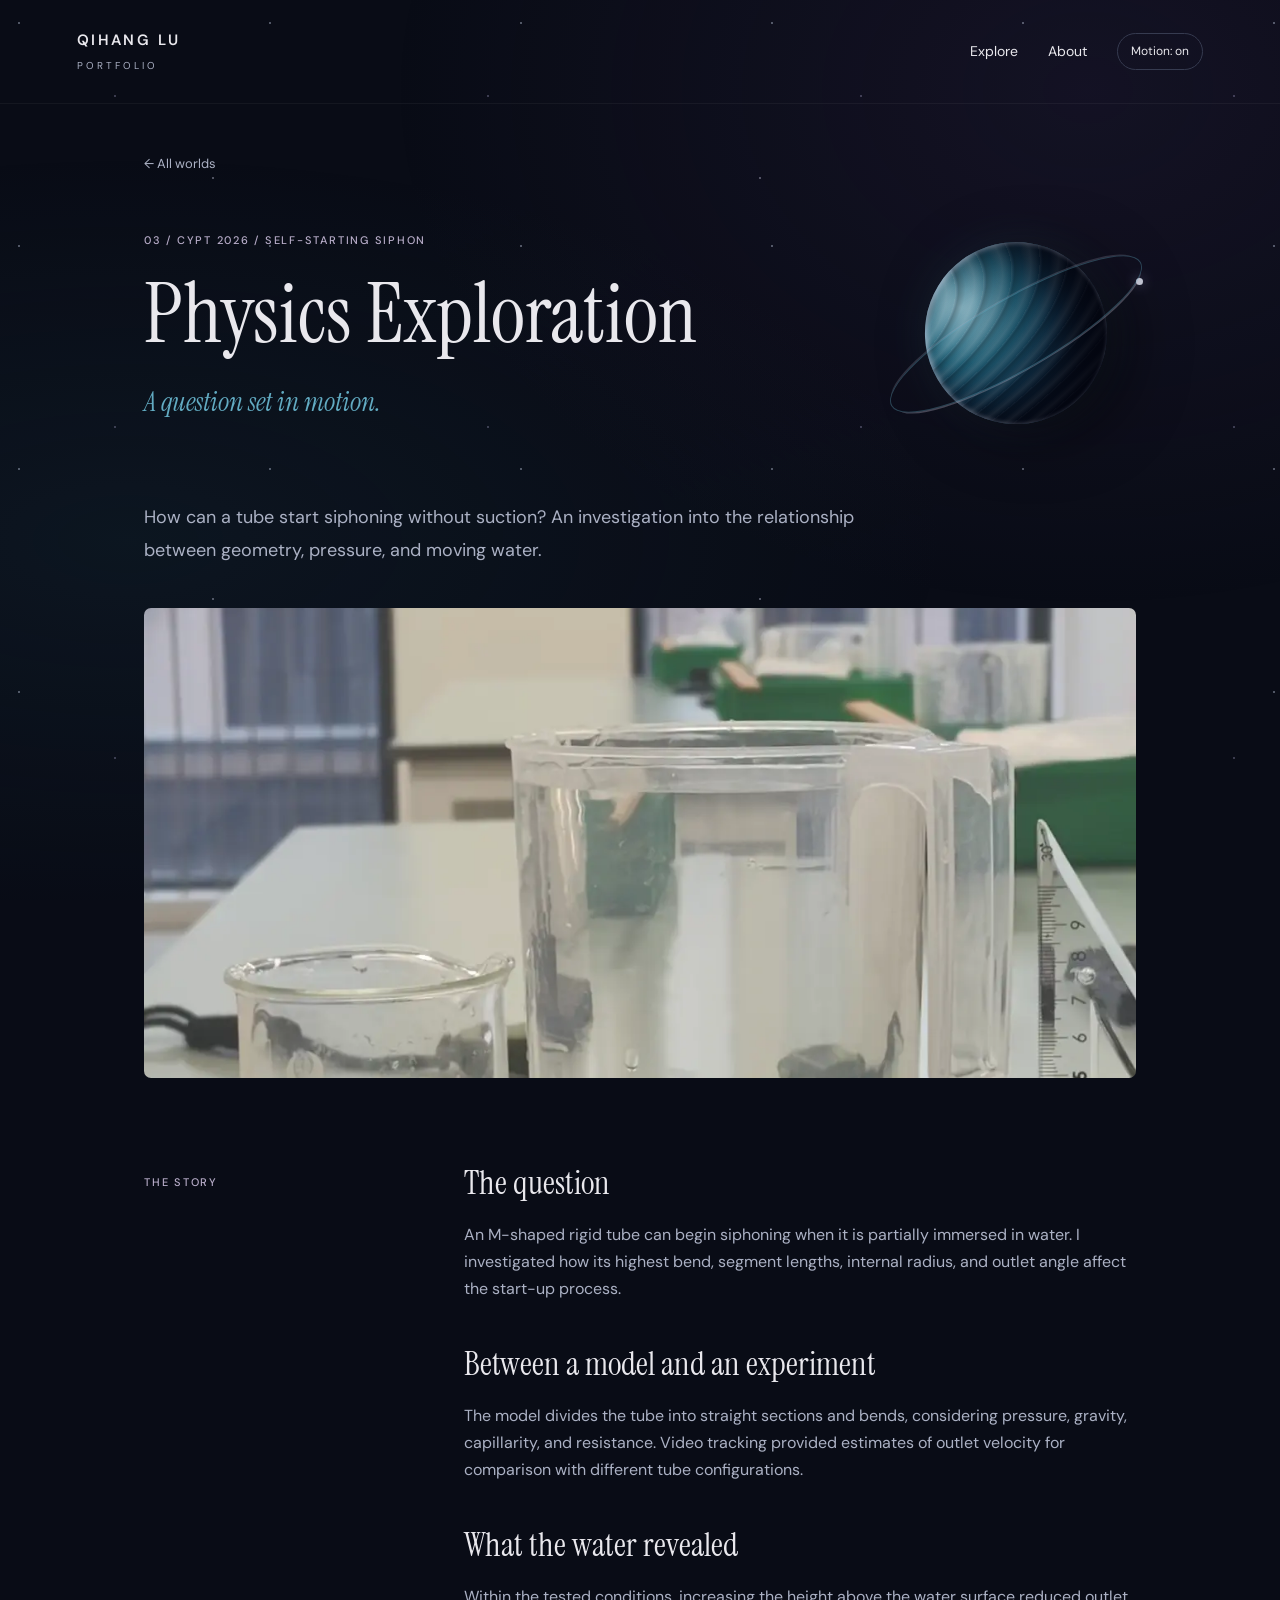
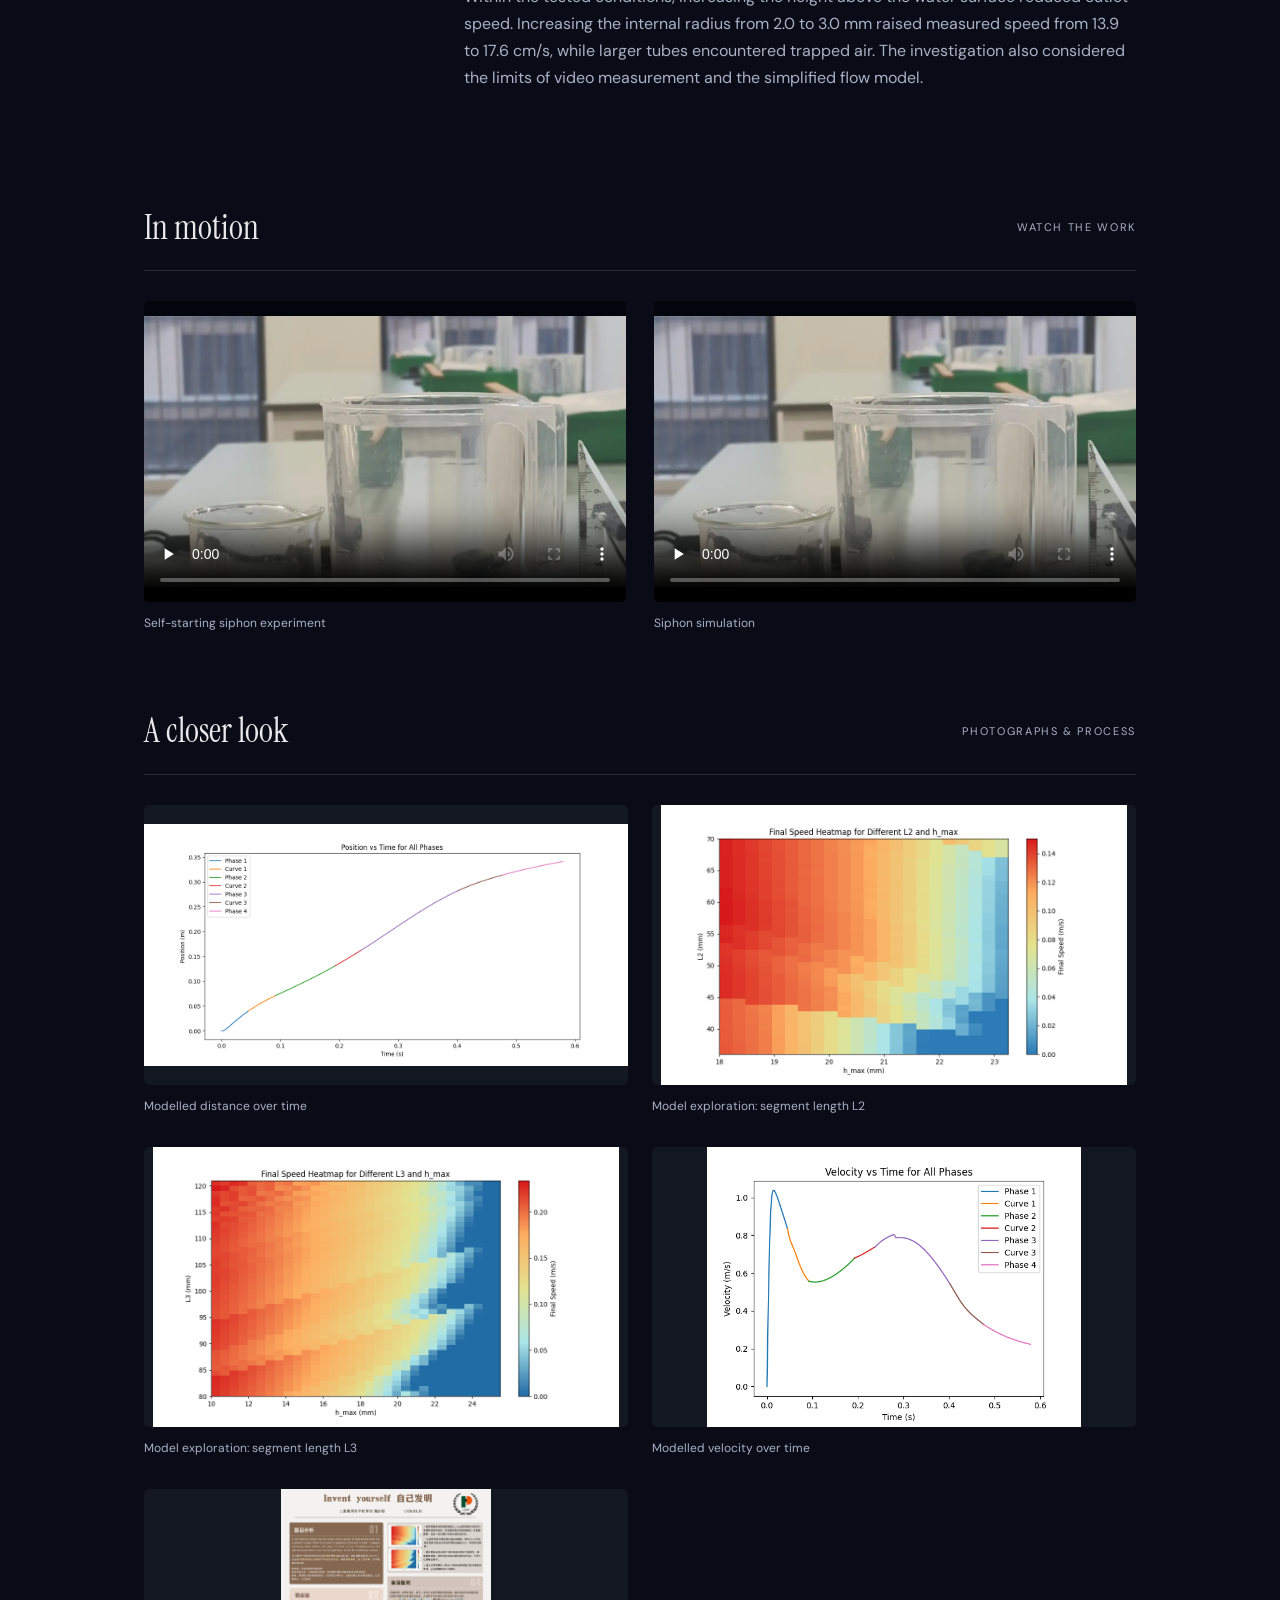
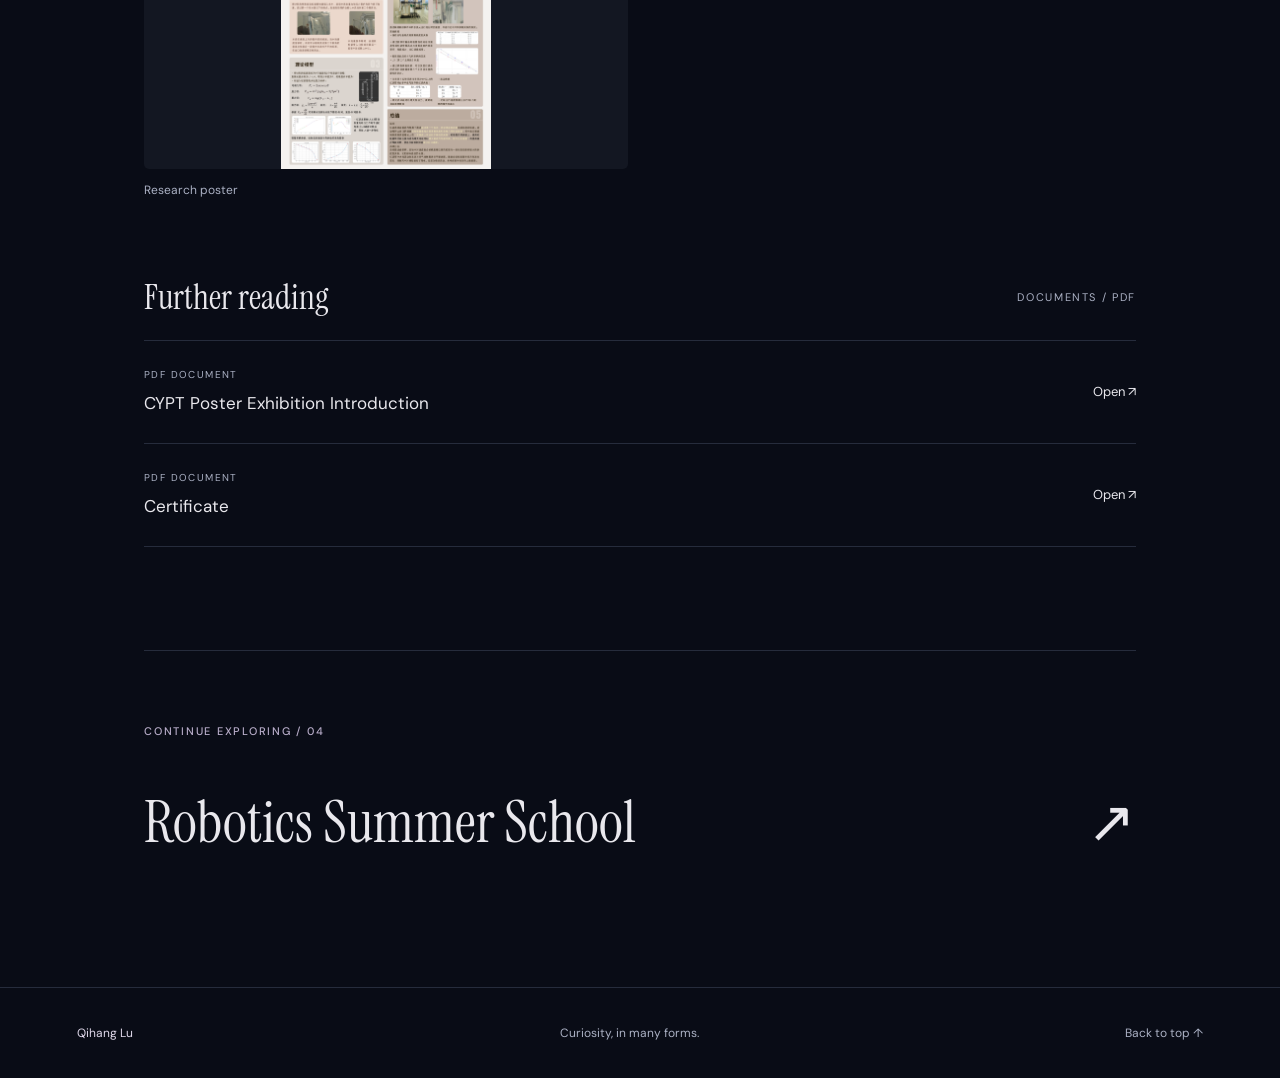
<file: projects/physics.html>
<!doctype html><html lang="en"><head><meta charset="utf-8"><meta name="viewport" content="width=device-width,initial-scale=1"><meta name="description" content="How can a tube start siphoning without suction? An investigation into the relationship between geometry, pressure, and moving water."><meta name="theme-color" content="#090c16"><title>Physics Exploration | Qihang Lu</title><link rel="icon" href="../favicon.svg" type="image/svg+xml"><link rel="stylesheet" href="../styles.css"><script src="../app.js" defer></script></head><body data-base="../"><a class="skip" href="#main">Skip to content</a><div class="sky" aria-hidden="true"></div><header class="nav"><a class="wordmark" href="../index.html">QIHANG LU<span>PORTFOLIO</span></a><nav aria-label="Main navigation"><a href="../index.html#projects">Explore</a><a href="../index.html#about">About</a><button class="motion" type="button" aria-pressed="false">Motion: on</button></nav></header><main id="main" class="detail" style="--world:#62abc2"><section class="detail-hero" id="top"><a class="back-link" href="../index.html#world-physics">← All worlds</a><div class="detail-title"><div><p class="eyebrow">03 / CYPT 2026 / SELF-STARTING SIPHON</p><h1>Physics Exploration</h1><p class="lead">A question set in motion.</p></div><div class="orb-system " aria-hidden="true"><div class="orbit"></div><div class="planet p-physics"><div class="planet-texture"></div></div><span class="satellite"></span></div></div><p class="detail-intro">How can a tube start siphoning without suction? An investigation into the relationship between geometry, pressure, and moving water.</p><img class="detail-cover" src="../site-assets/physics.webp" alt="Physics Exploration overview" fetchpriority="high"></section><section class="story"><p class="eyebrow">THE STORY</p><div><article><h2>The question</h2><p>An M-shaped rigid tube can begin siphoning when it is partially immersed in water. I investigated how its highest bend, segment lengths, internal radius, and outlet angle affect the start-up process.</p></article><article><h2>Between a model and an experiment</h2><p>The model divides the tube into straight sections and bends, considering pressure, gravity, capillarity, and resistance. Video tracking provided estimates of outlet velocity for comparison with different tube configurations.</p></article><article><h2>What the water revealed</h2><p>Within the tested conditions, increasing the height above the water surface reduced outlet speed. Increasing the internal radius from 2.0 to 3.0 mm raised measured speed from 13.9 to 17.6 cm/s, while larger tubes encountered trapped air. The investigation also considered the limits of video measurement and the simplified flow model.</p></article></div></section><section class="media-section"><div class="section-label"><h2>In motion</h2><span>WATCH THE WORK</span></div><div class="videos"><figure class="video-card"><video controls playsinline preload="none" aria-label="Self-starting siphon experiment" src="../Additional%20information/China%20Young%20Physicists%27%20Tournament%202026/Siphon%20Experiment.mp4" poster="../site-assets/physics.webp"></video><figcaption>Self-starting siphon experiment</figcaption></figure><figure class="video-card"><video controls playsinline preload="none" aria-label="Siphon simulation" src="../Additional%20information/China%20Young%20Physicists%27%20Tournament%202026/Siphon%20Simulation.MP4" poster="../site-assets/physics.webp"></video><figcaption>Siphon simulation</figcaption></figure></div></section><section class="media-section"><div class="section-label"><h2>A closer look</h2><span>PHOTOGRAPHS & PROCESS</span></div><div class="gallery"><figure><button class="image-button" type="button" data-caption="Modelled distance over time" aria-label="Enlarge: Modelled distance over time"><img loading="lazy" src="../Additional%20information/China%20Young%20Physicists%27%20Tournament%202026/Results%20L-t%20graph.png" alt="Modelled distance over time"></button><figcaption>Modelled distance over time</figcaption></figure><figure><button class="image-button" type="button" data-caption="Model exploration: segment length L2" aria-label="Enlarge: Model exploration: segment length L2"><img loading="lazy" src="../Additional%20information/China%20Young%20Physicists%27%20Tournament%202026/Results%20heatmap_L2.png" alt="Model exploration: segment length L2"></button><figcaption>Model exploration: segment length L2</figcaption></figure><figure><button class="image-button" type="button" data-caption="Model exploration: segment length L3" aria-label="Enlarge: Model exploration: segment length L3"><img loading="lazy" src="../Additional%20information/China%20Young%20Physicists%27%20Tournament%202026/Results%20heatmap_L3.png" alt="Model exploration: segment length L3"></button><figcaption>Model exploration: segment length L3</figcaption></figure><figure><button class="image-button" type="button" data-caption="Modelled velocity over time" aria-label="Enlarge: Modelled velocity over time"><img loading="lazy" src="../Additional%20information/China%20Young%20Physicists%27%20Tournament%202026/Results%20v-t%20graph.png" alt="Modelled velocity over time"></button><figcaption>Modelled velocity over time</figcaption></figure><figure><button class="image-button" type="button" data-caption="Research poster" aria-label="Enlarge: Research poster"><img loading="lazy" src="../Additional%20information/China%20Young%20Physicists%27%20Tournament%202026/poster.png" alt="Research poster"></button><figcaption>Research poster</figcaption></figure></div></section><section class="documents"><div class="section-label"><h2>Further reading</h2><span>DOCUMENTS / PDF</span></div><a class="document" href="../Additional%20information/China%20Young%20Physicists%27%20Tournament%202026/CYPT_Poster_Exhibition_Introduction.pdf" target="_blank" rel="noopener"><span><small>PDF DOCUMENT</small>CYPT Poster Exhibition Introduction</span><span>Open ↗</span></a><a class="document" href="../Additional%20information/China%20Young%20Physicists%27%20Tournament%202026/certificate.pdf" target="_blank" rel="noopener"><span><small>PDF DOCUMENT</small>Certificate</span><span>Open ↗</span></a><p class="asset-status" role="status"></p></section><a class="next-world" href="summer.html"><span class="eyebrow">CONTINUE EXPLORING / 04</span><h2>Robotics Summer School <span>↗</span></h2></a></main><footer><a href="../index.html">Qihang Lu</a><span>Curiosity, in many forms.</span><a href="#top">Back to top ↑</a></footer><dialog class="lightbox"><button class="close" aria-label="Close image">Close ×</button><img alt=""><p></p></dialog></body></html>
</file>
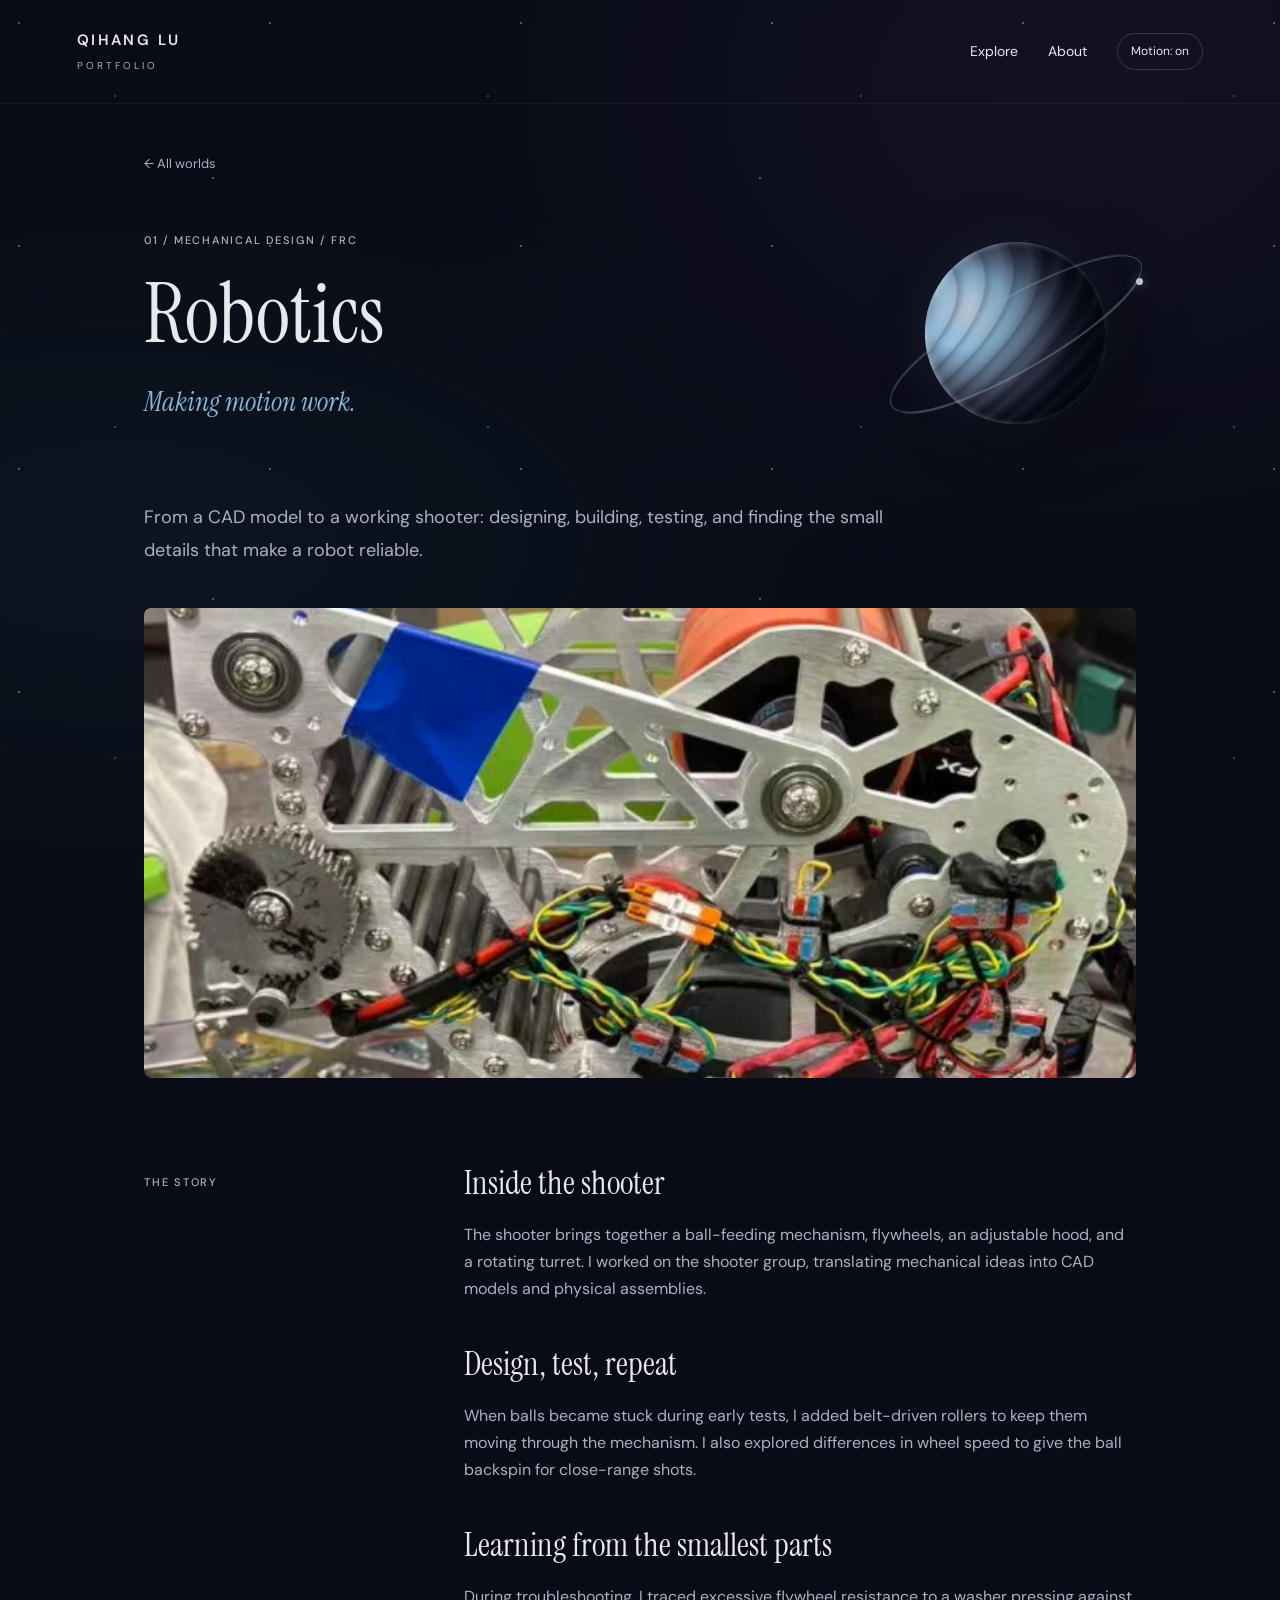
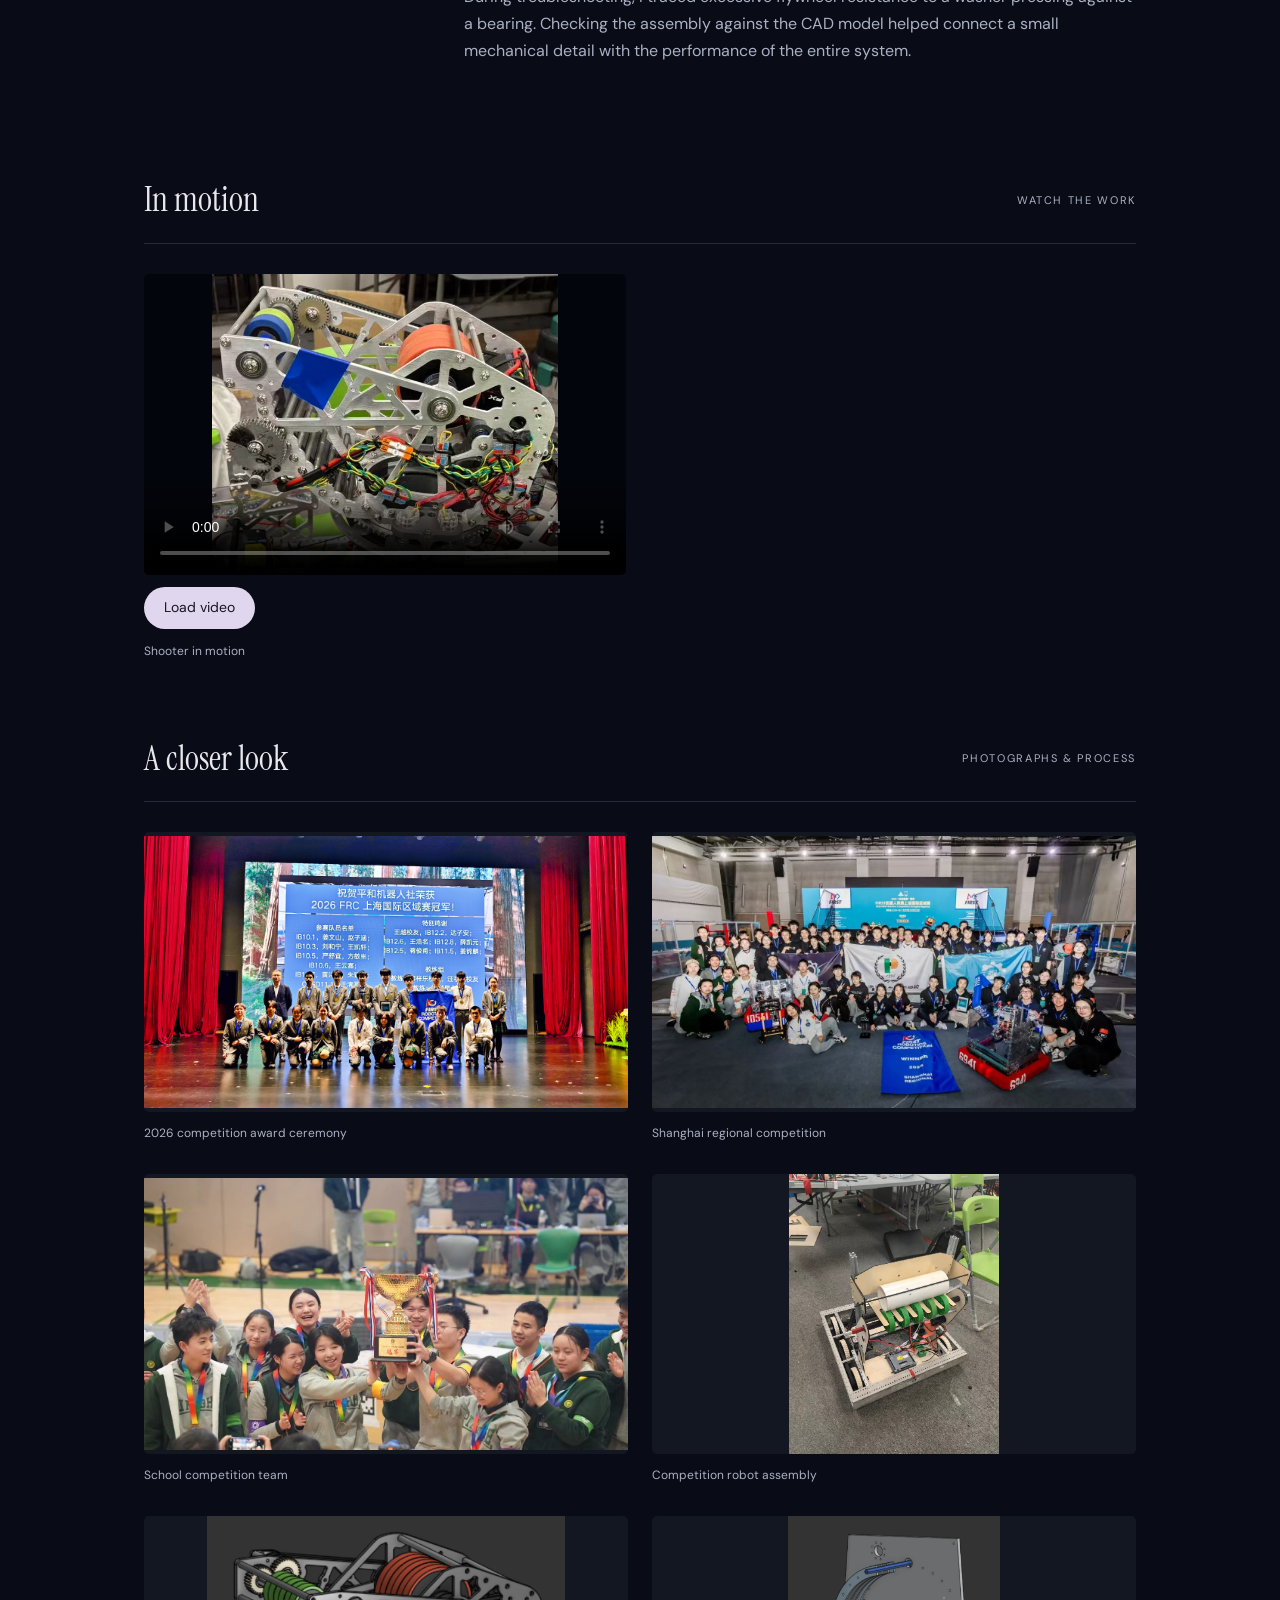
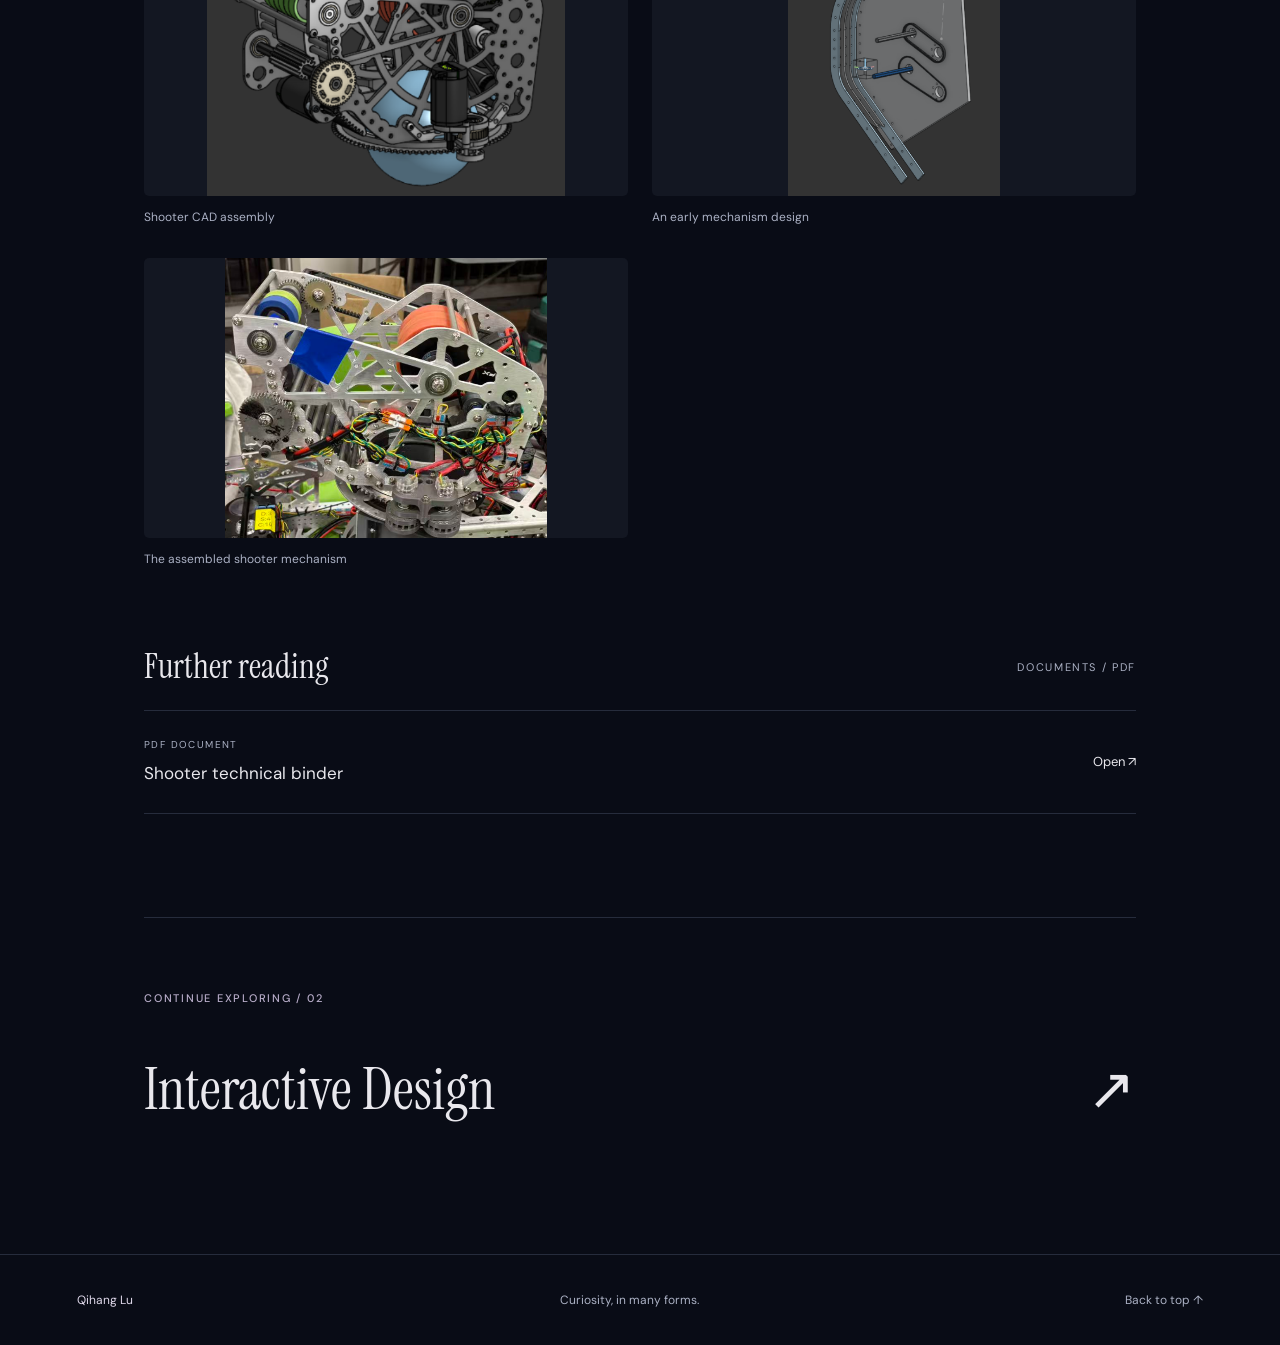
<file: projects/robotics.html>
<!doctype html><html lang="en"><head><meta charset="utf-8"><meta name="viewport" content="width=device-width,initial-scale=1"><meta name="description" content="From a CAD model to a working shooter: designing, building, testing, and finding the small details that make a robot reliable."><meta name="theme-color" content="#090c16"><title>Robotics | Qihang Lu</title><link rel="icon" href="../favicon.svg" type="image/svg+xml"><link rel="stylesheet" href="../styles.css"><script src="../app.js" defer></script></head><body data-base="../"><a class="skip" href="#main">Skip to content</a><div class="sky" aria-hidden="true"></div><header class="nav"><a class="wordmark" href="../index.html">QIHANG LU<span>PORTFOLIO</span></a><nav aria-label="Main navigation"><a href="../index.html#projects">Explore</a><a href="../index.html#about">About</a><button class="motion" type="button" aria-pressed="false">Motion: on</button></nav></header><main id="main" class="detail" style="--world:#8ab8d9"><section class="detail-hero" id="top"><a class="back-link" href="../index.html#world-robotics">← All worlds</a><div class="detail-title"><div><p class="eyebrow">01 / MECHANICAL DESIGN / FRC</p><h1>Robotics</h1><p class="lead">Making motion work.</p></div><div class="orb-system " aria-hidden="true"><div class="orbit"></div><div class="planet p-robotics"><div class="planet-texture"></div></div><span class="satellite"></span></div></div><p class="detail-intro">From a CAD model to a working shooter: designing, building, testing, and finding the small details that make a robot reliable.</p><img class="detail-cover" src="../site-assets/robotics.webp" alt="Robotics overview" fetchpriority="high"></section><section class="story"><p class="eyebrow">THE STORY</p><div><article><h2>Inside the shooter</h2><p>The shooter brings together a ball-feeding mechanism, flywheels, an adjustable hood, and a rotating turret. I worked on the shooter group, translating mechanical ideas into CAD models and physical assemblies.</p></article><article><h2>Design, test, repeat</h2><p>When balls became stuck during early tests, I added belt-driven rollers to keep them moving through the mechanism. I also explored differences in wheel speed to give the ball backspin for close-range shots.</p></article><article><h2>Learning from the smallest parts</h2><p>During troubleshooting, I traced excessive flywheel resistance to a washer pressing against a bearing. Checking the assembly against the CAD model helped connect a small mechanical detail with the performance of the entire system.</p></article></div></section><section class="media-section"><div class="section-label"><h2>In motion</h2><span>WATCH THE WORK</span></div><div class="videos"><figure class="video-card"><video controls playsinline preload="none" aria-label="Shooter in motion" data-large="Additional information/First Robotics Competition 2026/Shooter test.mp4" poster="../site-assets/robotics.webp"></video><button type="button" class="load-video">Load video</button><p class="asset-status" role="status"></p><figcaption>Shooter in motion</figcaption></figure></div></section><section class="media-section"><div class="section-label"><h2>A closer look</h2><span>PHOTOGRAPHS & PROCESS</span></div><div class="gallery"><figure><button class="image-button" type="button" data-caption="2026 competition award ceremony" aria-label="Enlarge: 2026 competition award ceremony"><img loading="lazy" src="../Additional%20information/First%20Robotics%20Competition%202026/FRC%202026%20Award%20Ceremony.jpg" alt="2026 competition award ceremony"></button><figcaption>2026 competition award ceremony</figcaption></figure><figure><button class="image-button" type="button" data-caption="Shanghai regional competition" aria-label="Enlarge: Shanghai regional competition"><img loading="lazy" src="../Additional%20information/First%20Robotics%20Competition%202026/FRC%202026%20Rebuilt%20Season%20Shanghai%20Regional%20Champion.jpg" alt="Shanghai regional competition"></button><figcaption>Shanghai regional competition</figcaption></figure><figure><button class="image-button" type="button" data-caption="School competition team" aria-label="Enlarge: School competition team"><img loading="lazy" src="../Additional%20information/First%20Robotics%20Competition%202026/FRC%20school%20competition%20champion.jpg" alt="School competition team"></button><figcaption>School competition team</figcaption></figure><figure><button class="image-button" type="button" data-caption="Competition robot assembly" aria-label="Enlarge: Competition robot assembly"><img loading="lazy" src="../Additional%20information/First%20Robotics%20Competition%202026/Ourocup%20Kitbot.jpg" alt="Competition robot assembly"></button><figcaption>Competition robot assembly</figcaption></figure><figure><button class="image-button" type="button" data-caption="Shooter CAD assembly" aria-label="Enlarge: Shooter CAD assembly"><img loading="lazy" src="../Additional%20information/First%20Robotics%20Competition%202026/Shooter%20CAD.png" alt="Shooter CAD assembly"></button><figcaption>Shooter CAD assembly</figcaption></figure><figure><button class="image-button" type="button" data-caption="An early mechanism design" aria-label="Enlarge: An early mechanism design"><img loading="lazy" src="../Additional%20information/First%20Robotics%20Competition%202026/Shooter%20Prototype.png" alt="An early mechanism design"></button><figcaption>An early mechanism design</figcaption></figure><figure><button class="image-button" type="button" data-caption="The assembled shooter mechanism" aria-label="Enlarge: The assembled shooter mechanism"><img loading="lazy" src="../Additional%20information/First%20Robotics%20Competition%202026/Shooter.png" alt="The assembled shooter mechanism"></button><figcaption>The assembled shooter mechanism</figcaption></figure></div></section><section class="documents"><div class="section-label"><h2>Further reading</h2><span>DOCUMENTS / PDF</span></div><a class="document" href="../Additional%20information/First%20Robotics%20Competition%202026/Tech%20Binder-Shooter.pdf" target="_blank" rel="noopener"><span><small>PDF DOCUMENT</small>Shooter technical binder</span><span>Open ↗</span></a><p class="asset-status" role="status"></p></section><a class="next-world" href="design.html"><span class="eyebrow">CONTINUE EXPLORING / 02</span><h2>Interactive Design <span>↗</span></h2></a></main><footer><a href="../index.html">Qihang Lu</a><span>Curiosity, in many forms.</span><a href="#top">Back to top ↑</a></footer><dialog class="lightbox"><button class="close" aria-label="Close image">Close ×</button><img alt=""><p></p></dialog></body></html>
</file>
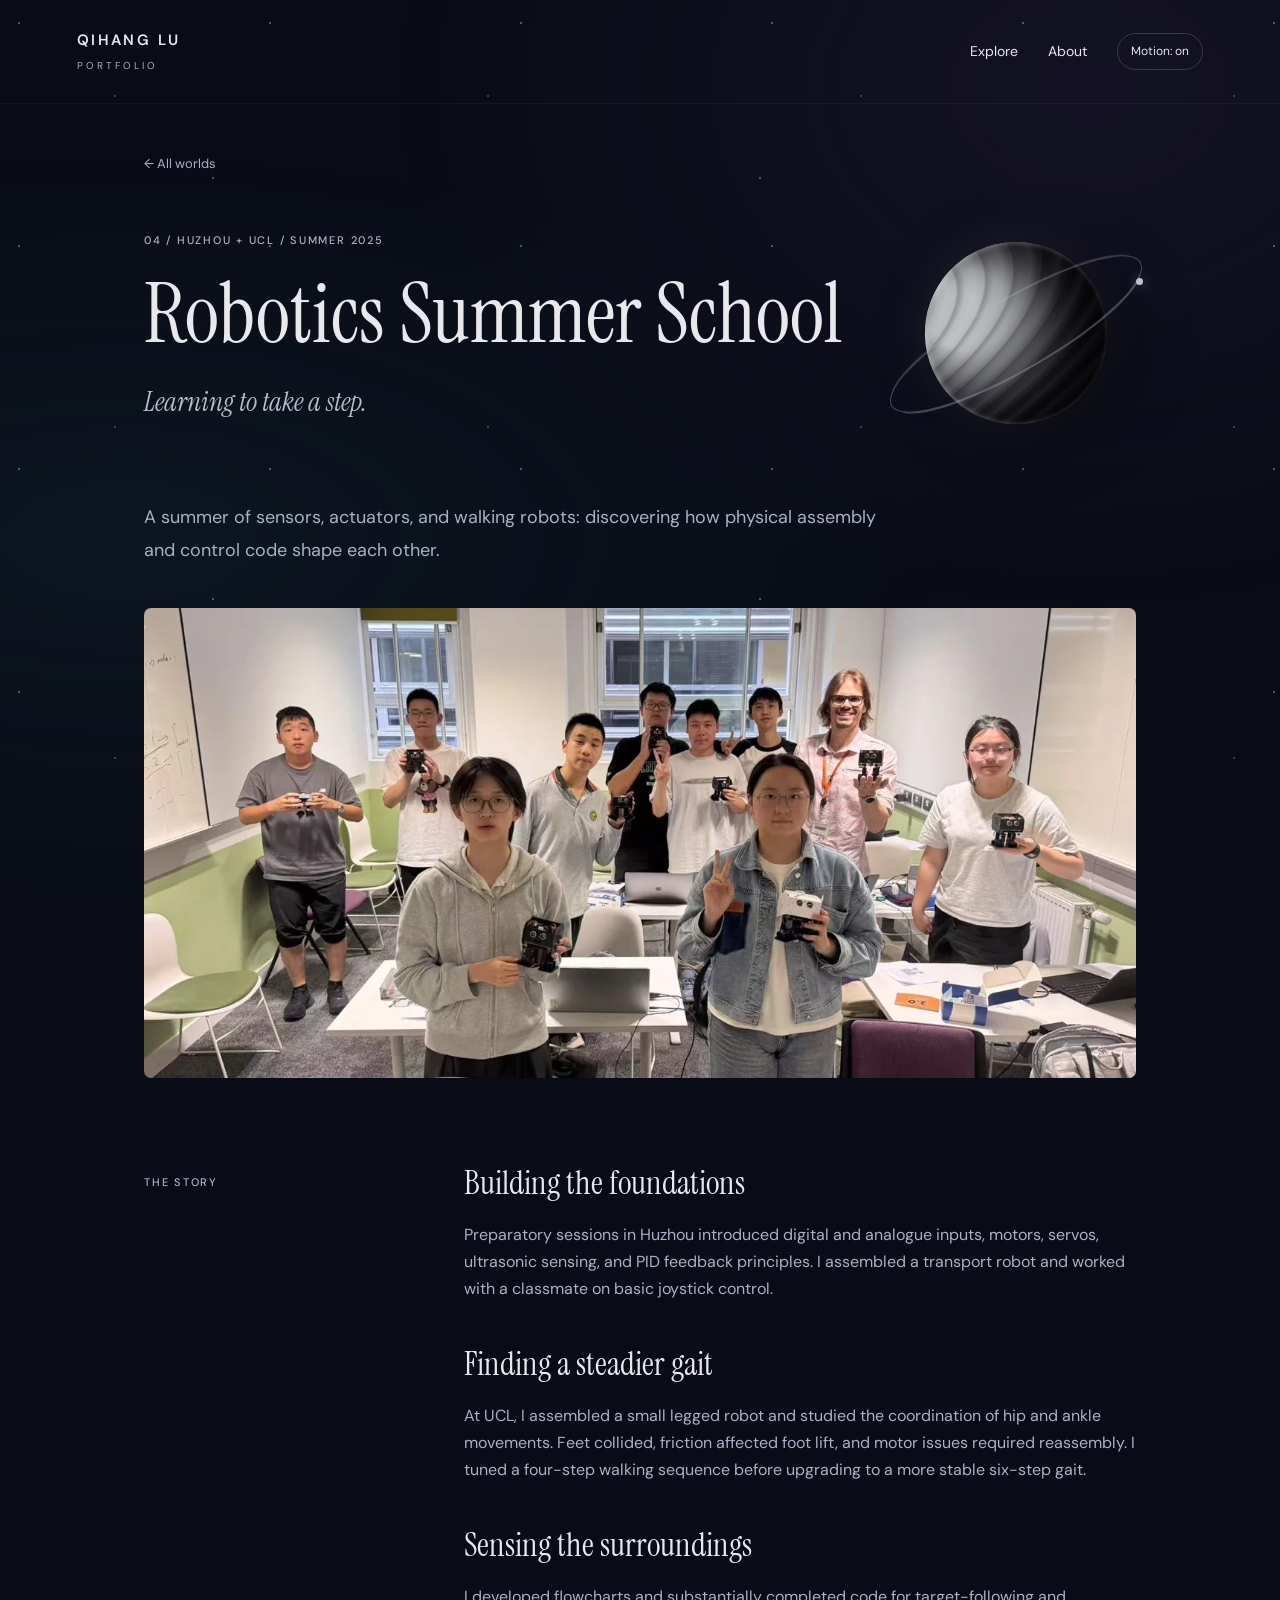
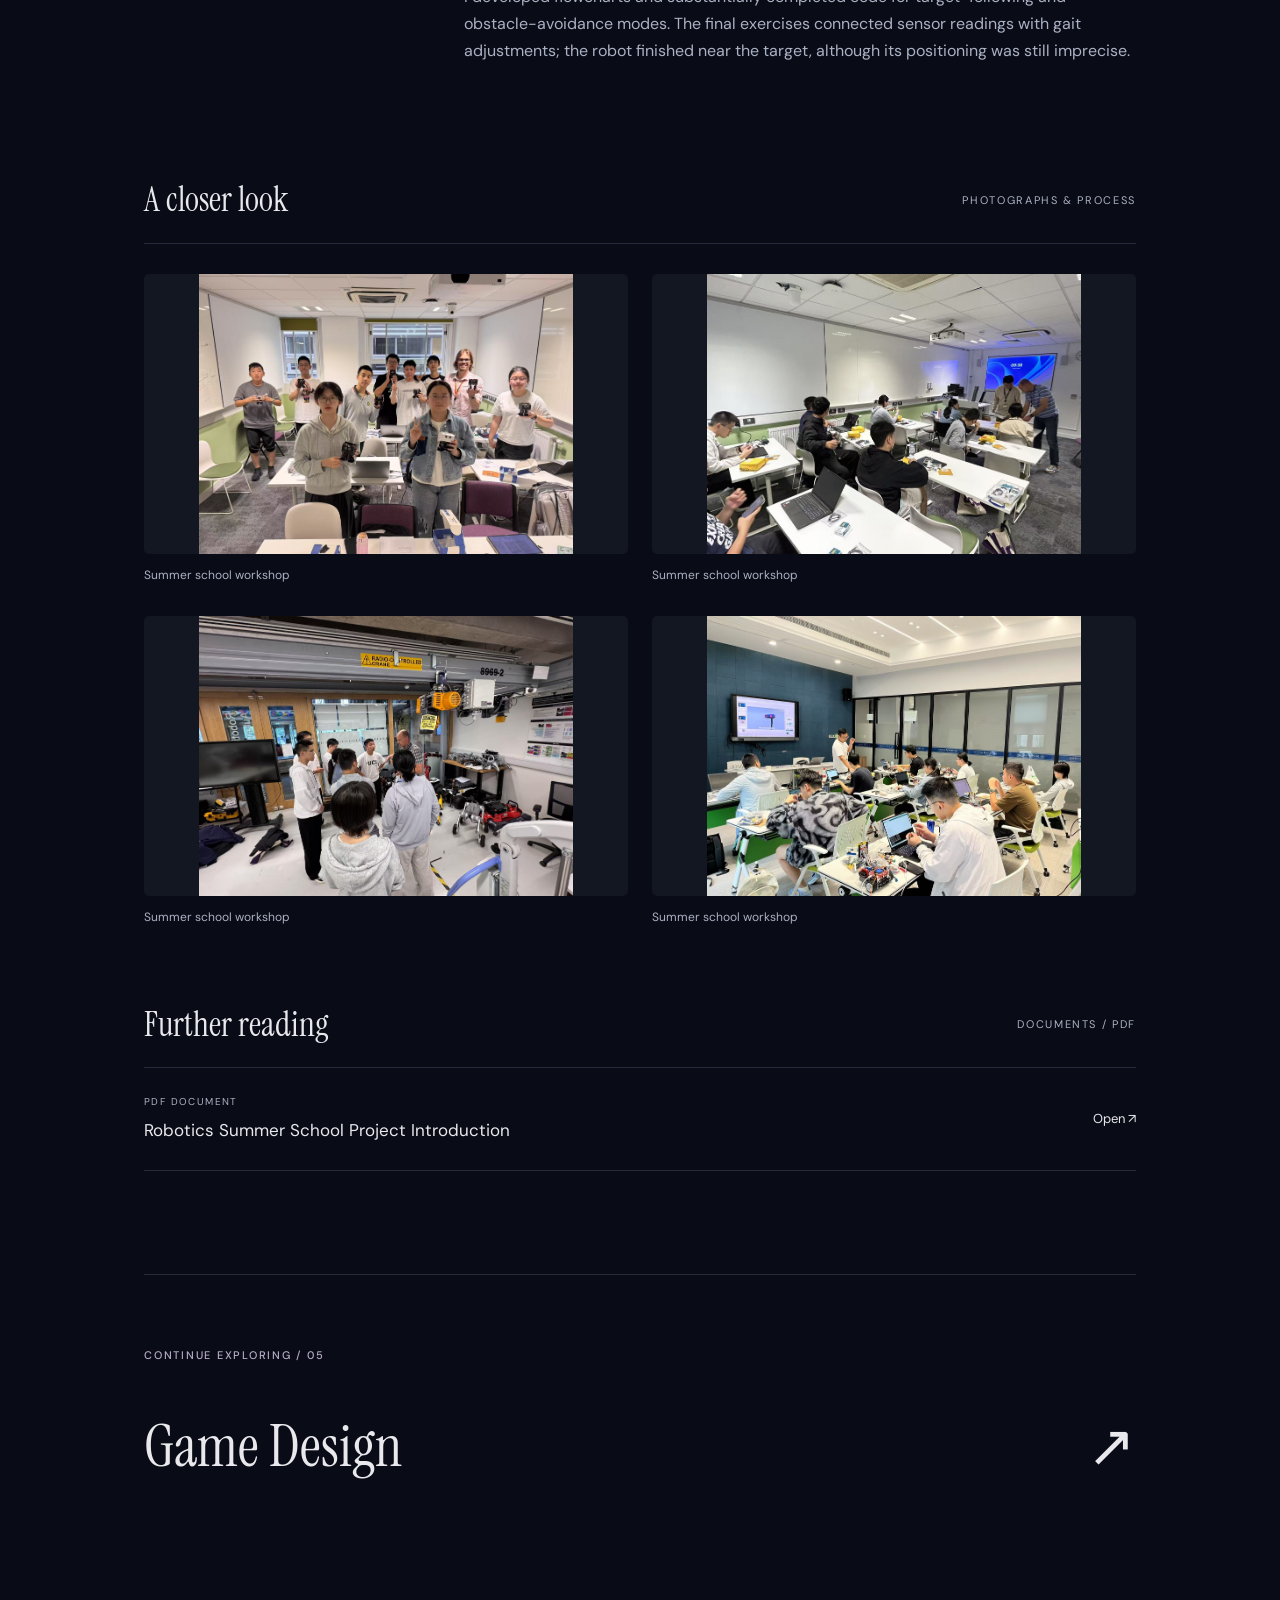
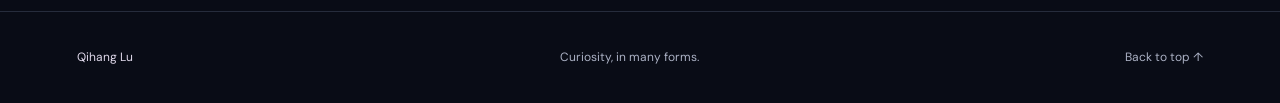
<file: projects/summer.html>
<!doctype html><html lang="en"><head><meta charset="utf-8"><meta name="viewport" content="width=device-width,initial-scale=1"><meta name="description" content="A summer of sensors, actuators, and walking robots: discovering how physical assembly and control code shape each other."><meta name="theme-color" content="#090c16"><title>Robotics Summer School | Qihang Lu</title><link rel="icon" href="../favicon.svg" type="image/svg+xml"><link rel="stylesheet" href="../styles.css"><script src="../app.js" defer></script></head><body data-base="../"><a class="skip" href="#main">Skip to content</a><div class="sky" aria-hidden="true"></div><header class="nav"><a class="wordmark" href="../index.html">QIHANG LU<span>PORTFOLIO</span></a><nav aria-label="Main navigation"><a href="../index.html#projects">Explore</a><a href="../index.html#about">About</a><button class="motion" type="button" aria-pressed="false">Motion: on</button></nav></header><main id="main" class="detail" style="--world:#b8bcc8"><section class="detail-hero" id="top"><a class="back-link" href="../index.html#world-summer">← All worlds</a><div class="detail-title"><div><p class="eyebrow">04 / HUZHOU + UCL / SUMMER 2025</p><h1>Robotics Summer School</h1><p class="lead">Learning to take a step.</p></div><div class="orb-system " aria-hidden="true"><div class="orbit"></div><div class="planet p-summer"><div class="planet-texture"></div></div><span class="satellite"></span></div></div><p class="detail-intro">A summer of sensors, actuators, and walking robots: discovering how physical assembly and control code shape each other.</p><img class="detail-cover" src="../site-assets/summer.webp" alt="Robotics Summer School overview" fetchpriority="high"></section><section class="story"><p class="eyebrow">THE STORY</p><div><article><h2>Building the foundations</h2><p>Preparatory sessions in Huzhou introduced digital and analogue inputs, motors, servos, ultrasonic sensing, and PID feedback principles. I assembled a transport robot and worked with a classmate on basic joystick control.</p></article><article><h2>Finding a steadier gait</h2><p>At UCL, I assembled a small legged robot and studied the coordination of hip and ankle movements. Feet collided, friction affected foot lift, and motor issues required reassembly. I tuned a four-step walking sequence before upgrading to a more stable six-step gait.</p></article><article><h2>Sensing the surroundings</h2><p>I developed flowcharts and substantially completed code for target-following and obstacle-avoidance modes. The final exercises connected sensor readings with gait adjustments; the robot finished near the target, although its positioning was still imprecise.</p></article></div></section><section class="media-section"><div class="section-label"><h2>A closer look</h2><span>PHOTOGRAPHS & PROCESS</span></div><div class="gallery"><figure><button class="image-button" type="button" data-caption="Summer school workshop" aria-label="Enlarge: Summer school workshop"><img loading="lazy" src="../Additional%20information/Robot%20kinetics%20summer%20school/01%20Robotic%20Kinetics%20Summer%20School.jpg" alt="Summer school workshop"></button><figcaption>Summer school workshop</figcaption></figure><figure><button class="image-button" type="button" data-caption="Summer school workshop" aria-label="Enlarge: Summer school workshop"><img loading="lazy" src="../Additional%20information/Robot%20kinetics%20summer%20school/02%20Robotic%20Kinetics%20Summer%20School.jpg" alt="Summer school workshop"></button><figcaption>Summer school workshop</figcaption></figure><figure><button class="image-button" type="button" data-caption="Summer school workshop" aria-label="Enlarge: Summer school workshop"><img loading="lazy" src="../Additional%20information/Robot%20kinetics%20summer%20school/03%20Robotic%20Kinetics%20Summer%20School.jpg" alt="Summer school workshop"></button><figcaption>Summer school workshop</figcaption></figure><figure><button class="image-button" type="button" data-caption="Summer school workshop" aria-label="Enlarge: Summer school workshop"><img loading="lazy" src="../Additional%20information/Robot%20kinetics%20summer%20school/04%20Robotic%20Kinetics%20Summer%20School.jpg" alt="Summer school workshop"></button><figcaption>Summer school workshop</figcaption></figure></div></section><section class="documents"><div class="section-label"><h2>Further reading</h2><span>DOCUMENTS / PDF</span></div><a class="document" href="../Additional%20information/Robot%20kinetics%20summer%20school/Robotics_Summer_School_Project_Introduction.pdf" target="_blank" rel="noopener"><span><small>PDF DOCUMENT</small>Robotics Summer School Project Introduction</span><span>Open ↗</span></a><p class="asset-status" role="status"></p></section><a class="next-world" href="games.html"><span class="eyebrow">CONTINUE EXPLORING / 05</span><h2>Game Design <span>↗</span></h2></a></main><footer><a href="../index.html">Qihang Lu</a><span>Curiosity, in many forms.</span><a href="#top">Back to top ↑</a></footer><dialog class="lightbox"><button class="close" aria-label="Close image">Close ×</button><img alt=""><p></p></dialog></body></html>
</file>
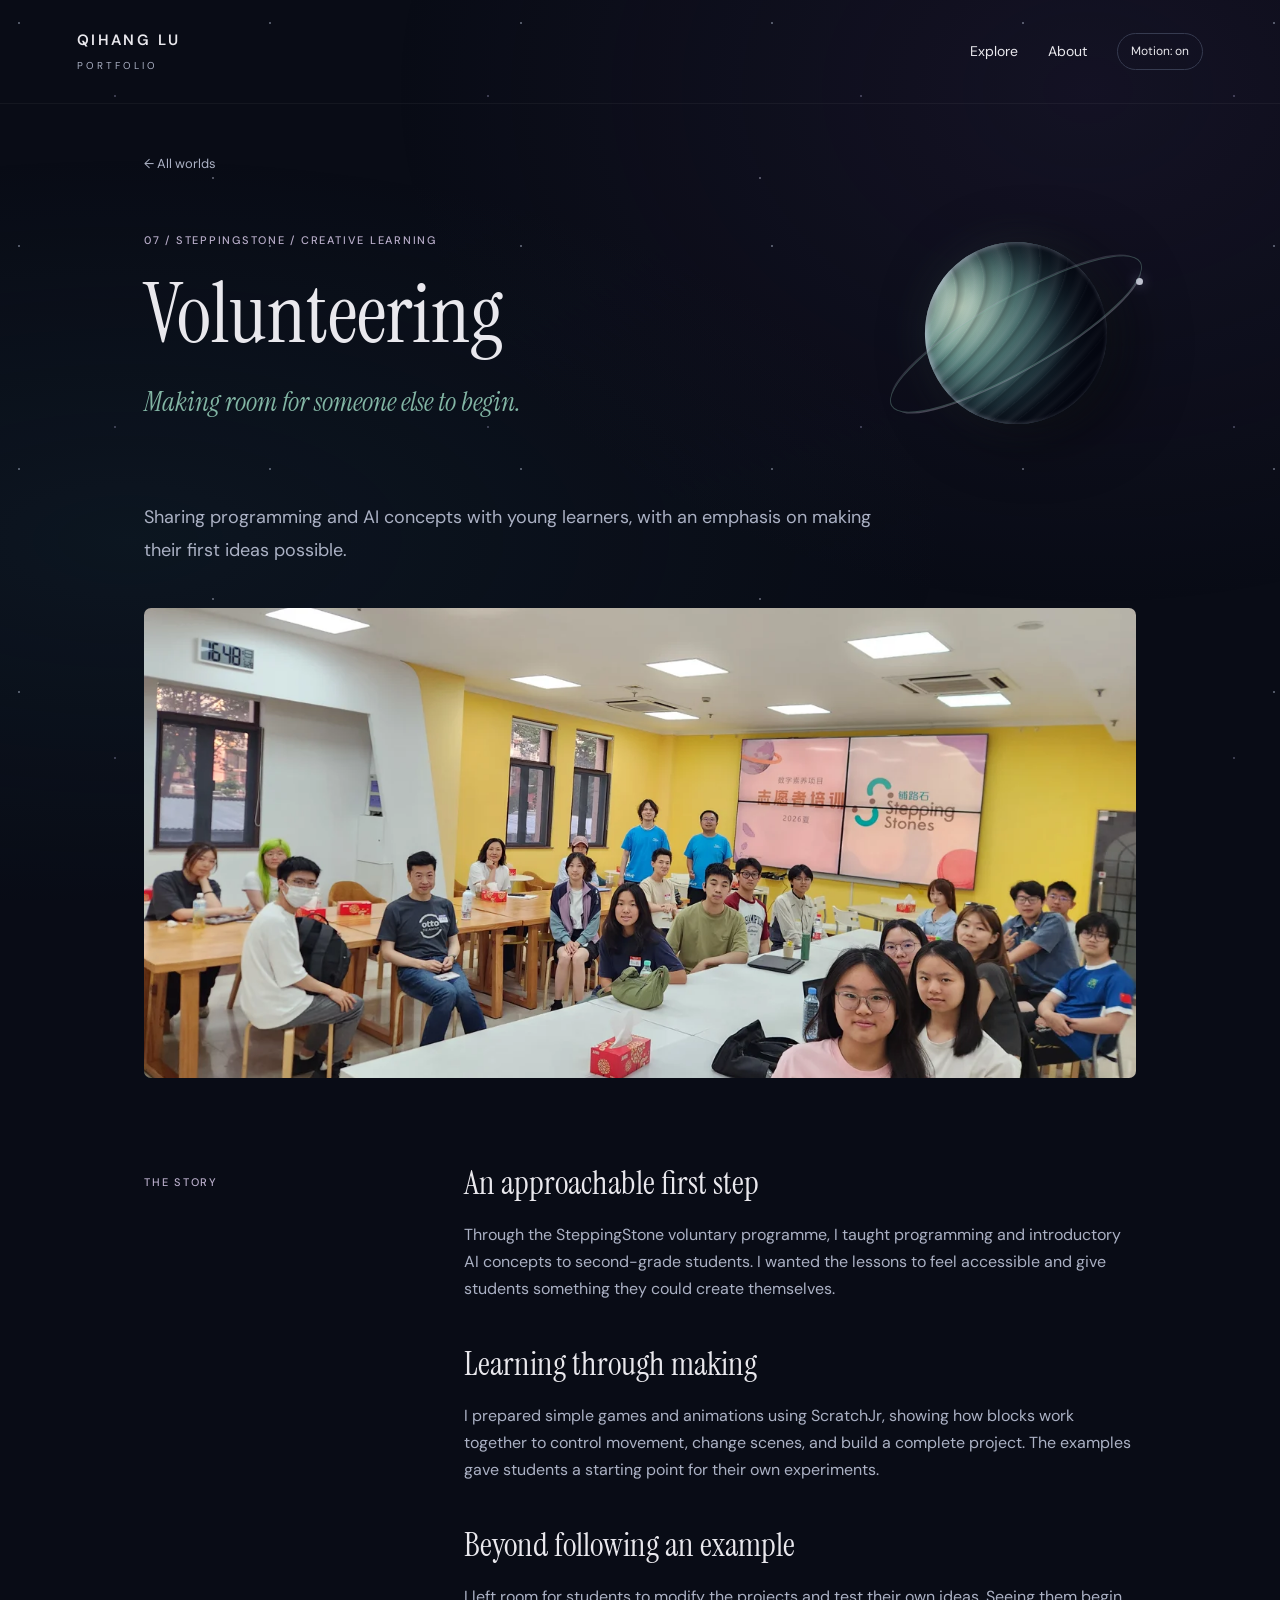
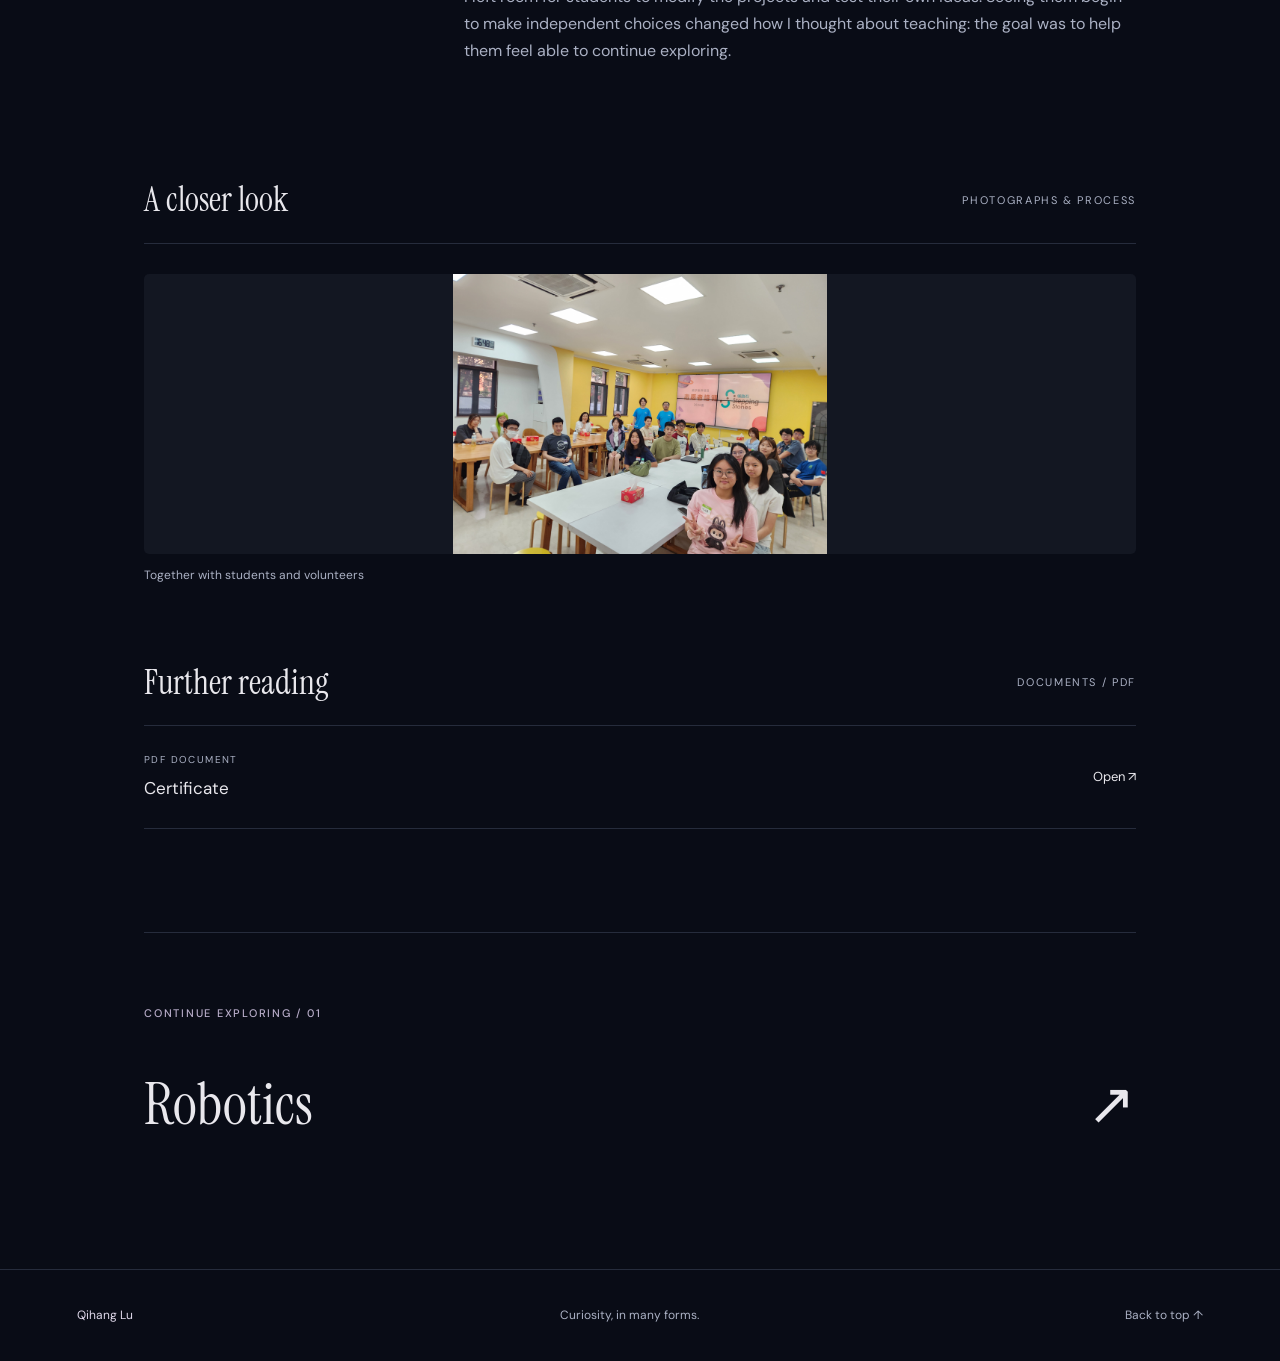
<file: projects/volunteering.html>
<!doctype html><html lang="en"><head><meta charset="utf-8"><meta name="viewport" content="width=device-width,initial-scale=1"><meta name="description" content="Sharing programming and AI concepts with young learners, with an emphasis on making their first ideas possible."><meta name="theme-color" content="#090c16"><title>Volunteering | Qihang Lu</title><link rel="icon" href="../favicon.svg" type="image/svg+xml"><link rel="stylesheet" href="../styles.css"><script src="../app.js" defer></script></head><body data-base="../"><a class="skip" href="#main">Skip to content</a><div class="sky" aria-hidden="true"></div><header class="nav"><a class="wordmark" href="../index.html">QIHANG LU<span>PORTFOLIO</span></a><nav aria-label="Main navigation"><a href="../index.html#projects">Explore</a><a href="../index.html#about">About</a><button class="motion" type="button" aria-pressed="false">Motion: on</button></nav></header><main id="main" class="detail" style="--world:#82b5a4"><section class="detail-hero" id="top"><a class="back-link" href="../index.html#world-volunteering">← All worlds</a><div class="detail-title"><div><p class="eyebrow">07 / STEPPINGSTONE / CREATIVE LEARNING</p><h1>Volunteering</h1><p class="lead">Making room for someone else to begin.</p></div><div class="orb-system " aria-hidden="true"><div class="orbit"></div><div class="planet p-volunteering"><div class="planet-texture"></div></div><span class="satellite"></span></div></div><p class="detail-intro">Sharing programming and AI concepts with young learners, with an emphasis on making their first ideas possible.</p><img class="detail-cover" src="../site-assets/volunteering.webp" alt="Volunteering overview" fetchpriority="high"></section><section class="story"><p class="eyebrow">THE STORY</p><div><article><h2>An approachable first step</h2><p>Through the SteppingStone voluntary programme, I taught programming and introductory AI concepts to second-grade students. I wanted the lessons to feel accessible and give students something they could create themselves.</p></article><article><h2>Learning through making</h2><p>I prepared simple games and animations using ScratchJr, showing how blocks work together to control movement, change scenes, and build a complete project. The examples gave students a starting point for their own experiments.</p></article><article><h2>Beyond following an example</h2><p>I left room for students to modify the projects and test their own ideas. Seeing them begin to make independent choices changed how I thought about teaching: the goal was to help them feel able to continue exploring.</p></article></div></section><section class="media-section"><div class="section-label"><h2>A closer look</h2><span>PHOTOGRAPHS & PROCESS</span></div><div class="gallery"><figure><button class="image-button" type="button" data-caption="Together with students and volunteers" aria-label="Enlarge: Together with students and volunteers"><img loading="lazy" src="../Additional%20information/SteppingStone%20Voluntary%20Program/01%20Voluntary%20Program.jpg" alt="Together with students and volunteers"></button><figcaption>Together with students and volunteers</figcaption></figure></div></section><section class="documents"><div class="section-label"><h2>Further reading</h2><span>DOCUMENTS / PDF</span></div><a class="document" href="../Additional%20information/SteppingStone%20Voluntary%20Program/certificate.pdf" target="_blank" rel="noopener"><span><small>PDF DOCUMENT</small>Certificate</span><span>Open ↗</span></a><p class="asset-status" role="status"></p></section><a class="next-world" href="robotics.html"><span class="eyebrow">CONTINUE EXPLORING / 01</span><h2>Robotics <span>↗</span></h2></a></main><footer><a href="../index.html">Qihang Lu</a><span>Curiosity, in many forms.</span><a href="#top">Back to top ↑</a></footer><dialog class="lightbox"><button class="close" aria-label="Close image">Close ×</button><img alt=""><p></p></dialog></body></html>
</file>
<file: styles.css>
@import url('https://fonts.googleapis.com/css2?family=DM+Sans:wght@400;500;600&family=Instrument+Serif:ital@0;1&display=swap');
:root{color-scheme:dark;--bg:#090c16;--fg:#e9e8ed;--muted:#abb1c4;--line:#262c3c;--serif:'Instrument Serif',Georgia,serif;--sans:'DM Sans',system-ui,sans-serif;--world:#b7b0d4}*{box-sizing:border-box}html{scroll-behavior:smooth;scroll-padding-top:100px}body{margin:0;background:var(--bg);color:var(--fg);font-family:var(--sans);font-size:16px;line-height:1.7;overflow-x:clip}a{color:inherit;text-decoration:none}button{font:inherit;color:inherit;cursor:pointer}a:focus-visible,button:focus-visible{outline:2px solid #d7c3ff;outline-offset:7px}img,video{max-width:100%;display:block}button{touch-action:manipulation}.skip{position:fixed;top:-100px;left:20px;padding:12px;background:#ddd;color:#111;z-index:100}.skip:focus{top:10px}.sky{position:fixed;inset:0;z-index:-1;pointer-events:none;background:radial-gradient(ellipse at 85% 10%,#32234a45,transparent 45%),radial-gradient(ellipse at 10% 60%,#17334140,transparent 50%)}.sky:after{content:'';position:absolute;inset:0;background-image:radial-gradient(1px 1px at 19px 23px,#c6d0e58c 80%,transparent),radial-gradient(1px 1px at 115px 96px,#b6b1d96b 80%,transparent),radial-gradient(1.5px 1.5px at 213px 178px,#d4d6ec80 80%,transparent);background-size:251px 223px,373px 331px,547px 421px;opacity:.7}.nav{height:104px;padding:0 6%;display:flex;align-items:center;justify-content:space-between;border-bottom:1px solid #ffffff0c;position:relative;z-index:5}.wordmark{font-weight:600;letter-spacing:.16em;font-size:15px;line-height:1.3}.wordmark span{display:block;font-size:10px;font-weight:400;letter-spacing:.3em;color:var(--muted);margin-top:8px}.nav nav{display:flex;align-items:center;gap:30px;font-size:14px}.nav a:hover{color:#cdb9fa}.motion{border:1px solid #363b50;border-radius:25px;background:transparent;padding:7px 13px;font-size:12px}.hero{position:relative;min-height:700px;height:calc(100svh - 104px);max-height:980px;display:flex;align-items:center;padding:60px 9%;isolation:isolate}.hero-copy{z-index:2;width:62%}.eyebrow{font-size:11px;letter-spacing:.16em;font-weight:500;line-height:1.6;color:#b8adc9;text-transform:uppercase}.hero h1{font-family:var(--serif);font-weight:400;font-size:clamp(72px,8.5vw,132px);line-height:.97;letter-spacing:-.025em;margin:36px 0}.hero h1 em,.about em{font-weight:400;color:#b7aacb}.intro{max-width:480px;color:var(--muted);font-size:17px;line-height:1.8}.text-link{display:inline-flex;align-items:center;gap:40px;border-bottom:1px solid #655c7d;padding:15px 0;font-size:14px;margin-top:26px}.text-link span{font-size:22px}.hero-orbits{position:absolute;right:3%;width:52%;height:560px;z-index:0}.orb-system{position:relative;width:290px;height:290px;--world:#aaa}.planet{position:absolute;width:76%;height:76%;top:12%;left:12%;border-radius:50%;background:radial-gradient(circle at 31% 27%,#b0bdcd,var(--world) 22%,#4f536a 49%,#14182a 71%,#050811 91%);box-shadow:inset -26px -16px 36px 8px #02030bc9,inset 2px 2px 6px #e1efff7d,12px 18px 60px #0008,0 0 48px color-mix(in srgb,var(--world),transparent 88%);overflow:hidden;transform:rotate(-25deg)}.planet:after{content:'';position:absolute;inset:0;border-radius:50%;background:radial-gradient(circle at 20% 25%,transparent 15%,#05091755 45%,#03050fec 87%);box-shadow:inset 1px 1px 5px #e2e3ff50}.planet-texture{position:absolute;inset:-20%;opacity:.65;filter:contrast(1.6);background:repeating-radial-gradient(ellipse at 5% 18%,#c4c2ba20 1px,#25243050 3px,transparent 7px,#bac1c338 12px,transparent 17px);transform:scaleX(1.9);animation:drift 55s ease-in-out infinite alternate}.p-design{background:radial-gradient(circle at 28% 24%,#eeeceb,#b9b6cb 25%,#7b678e 48%,#262439 72%,#060915 94%)}.p-physics{background:radial-gradient(circle at 28% 24%,#83adbb,#24687f 30%,#15445f 50%,#0d243b 72%,#040610 94%)}.p-summer{filter:saturate(.25)}.p-games{background:radial-gradient(circle at 28% 24%,#c1a9c5,#74678a 30%,#48365d 55%,#191125 75%,#050711 95%)}.p-music{background:radial-gradient(circle at 28% 24%,#e8d4ac,#b4986d 30%,#69513c 54%,#241c22 76%,#050711 95%)}.p-volunteering{background:radial-gradient(circle at 28% 24%,#b1c5b5,#5e8c86 30%,#355d61 55%,#162831 76%,#050711 95%)}.orbit{position:absolute;inset:35% -10%;border:1px solid color-mix(in srgb,var(--world),transparent 65%);border-radius:50%;transform:rotate(-30deg);z-index:2;box-shadow:0 5px 0 -4px #bbb4ca55,0 -5px 0 -4px #bbb4ca33}.satellite{position:absolute;right:-3%;top:27%;width:7px;height:7px;border-radius:50%;background:#bfc2cf;box-shadow:0 0 12px #c5caff6b}.hero-planet{width:480px;height:480px;position:absolute;right:0;top:30px;--world:#9897ba}.hero-planet .planet{width:80%;height:80%;top:10%;left:10%}.hero-planet .orbit{inset:25% -9%;transform:rotate(-37deg);opacity:.55}.small-world{position:absolute;bottom:28px;left:4%;width:57px;height:57px;border-radius:50%;background:radial-gradient(circle at 25% 25%,#aaa5b9,#505166 30%,#151929 66%,#070914);box-shadow:0 0 60px #bcb3ee15}.coordinate{position:absolute;right:12%;bottom:10px;font-size:10px;letter-spacing:.2em;color:#898298}.hero-bottom{position:absolute;bottom:34px;left:9%;right:9%;display:flex;justify-content:space-between;font-size:10px;letter-spacing:.16em;color:#9993a9}.projects{max-width:1200px;margin:auto;padding:90px 5% 20px}.section-label{display:flex;justify-content:space-between;align-items:center;gap:20px;padding-bottom:24px;border-bottom:1px solid var(--line);font-size:11px;letter-spacing:.15em;color:var(--muted)}.project-entry{display:grid;grid-template-columns:1fr 1.12fr;align-items:center;gap:5%;min-height:520px;padding:45px 0;border-bottom:1px solid var(--line);position:relative}.project-entry:nth-of-type(even) .entry-copy{order:2;padding-left:20px}.project-entry:nth-of-type(even) .entry-art{order:1}.entry-copy h2{font-family:var(--serif);font-weight:400;font-size:clamp(42px,4.4vw,66px);line-height:1.06;letter-spacing:-.015em;margin:24px 0}.entry-copy>p:not(.eyebrow){color:var(--muted);font-size:16px;max-width:330px}.entry-cta{display:inline-flex;align-items:center;gap:42px;font-size:13px;border-bottom:1px solid #5d536c;padding:10px 0;margin-top:14px}.entry-cta span{transition:transform .3s}.entry-art{height:420px;position:relative}.entry-art .orb-system{position:absolute;top:-5px;right:-3%}.cover{margin:0;position:absolute;width:77%;height:220px;left:0;bottom:18px;transform:rotate(-3deg);border:1px solid #ffffff2b;border-radius:6px;overflow:hidden;box-shadow:0 24px 55px #0006;background:#171b27;transition:transform .45s,border-color .45s}.cover img{width:100%;height:100%;object-fit:cover;filter:brightness(.82) saturate(.8);transition:filter .45s,transform .45s}.cover figcaption{position:absolute;bottom:0;left:0;right:0;padding:35px 14px 12px;font-size:9px;letter-spacing:.14em;background:linear-gradient(transparent,#080b16db)}.project-entry:hover .cover,.project-entry:focus-visible .cover{transform:rotate(0) translateY(-6px);border-color:var(--world)}.project-entry:hover img{filter:brightness(1) saturate(1);transform:scale(1.025)}.project-entry:hover h2{color:var(--world)}.project-entry:hover .entry-cta span{transform:translate(3px,-3px)}.about{padding:130px 9%;display:grid;grid-template-columns:1fr 1fr;gap:30px 9%;max-width:1400px;margin:auto}.about>.eyebrow{grid-column:1/-1}.about h2{font-family:var(--serif);font-weight:400;font-size:clamp(42px,4.5vw,64px);line-height:1.1;margin:0}.about p:not(.eyebrow){color:var(--muted);margin-top:0}.signature{display:block;color:#c6bbd7;font-family:var(--serif);font-style:italic;font-size:26px;margin-top:32px}footer{border-top:1px solid var(--line);padding:35px 6%;display:flex;justify-content:space-between;gap:20px;font-size:12px;color:#abb1c4}footer>a:first-child{color:#e0d9eb}.detail{max-width:1120px;margin:auto;padding:0 5%}.detail-hero{padding-top:45px}.back-link{font-size:13px;color:var(--muted)}.detail-title{display:flex;align-items:center;justify-content:space-between;gap:20px;min-height:315px}.detail-title>div:first-child{flex:1}.detail-title .orb-system{flex-shrink:0;width:240px;height:240px;--world:inherit}.detail h1{font-family:var(--serif);font-weight:400;font-size:clamp(52px,6.5vw,86px);line-height:1.02;margin:22px 0}.lead{font-family:var(--serif);font-style:italic;font-size:27px;color:var(--world);line-height:1.3}.detail-intro{max-width:740px;color:var(--muted);font-size:18px;margin:10px 0 42px;line-height:1.8}.detail-cover{width:100%;height:470px;object-fit:cover;border-radius:7px}.story{display:grid;grid-template-columns:1fr 2.4fr;gap:40px;padding:85px 0 40px}.story article{margin-bottom:42px}.story h2{font-family:var(--serif);font-size:33px;line-height:1.2;font-weight:400;margin:0 0 18px}.story article p{color:var(--muted);margin:0}.media-section,.documents{padding:35px 0 45px}.section-label h2{font-family:var(--serif);font-size:34px;line-height:1.1;letter-spacing:0;font-weight:400;color:var(--fg);margin:0}.videos{display:grid;grid-template-columns:repeat(2,minmax(0,1fr));gap:28px;margin-top:30px}.video-card{margin:0;position:relative}.video-card video{width:100%;aspect-ratio:16/10;background:#02050b;object-fit:contain;border-radius:5px}.load-video{background:#e0d7ee;color:#161522;border:0;border-radius:24px;padding:9px 20px;margin-top:12px;font-size:14px}.load-video:disabled{opacity:.6}.gallery{display:grid;grid-template-columns:repeat(2,minmax(0,1fr));gap:32px 24px;margin-top:30px}.gallery figure{margin:0}.gallery figure:only-child{grid-column:1/-1}.image-button{padding:0;border:0;width:100%;background:#131722;overflow:hidden;border-radius:5px;display:block}.image-button img{width:100%;height:280px;object-fit:contain;transition:transform .3s}.image-button:hover img{transform:scale(1.025)}figcaption{color:var(--muted);font-size:12px;line-height:1.5;margin-top:12px}.document{display:flex;justify-content:space-between;align-items:center;gap:25px;padding:25px 0;border-bottom:1px solid var(--line);font-size:17px}.document small{display:block;color:var(--muted);font-size:10px;letter-spacing:.14em;margin-bottom:6px}.document>span:last-child{font-size:13px;white-space:nowrap}.document:hover{color:var(--world)}.asset-status{color:var(--muted);font-size:13px}.next-world{display:block;border-top:1px solid var(--line);padding:65px 0 85px;margin-top:45px}.next-world h2{display:flex;justify-content:space-between;gap:25px;font-family:var(--serif);font-size:clamp(35px,4.5vw,60px);font-weight:400;line-height:1.1}.lightbox{border:1px solid #40465c;border-radius:8px;background:#0c101b;color:var(--fg);width:min(1100px,94vw);max-height:94svh;padding:25px}.lightbox::backdrop{background:#03050def;backdrop-filter:blur(10px)}.lightbox img{max-width:100%;max-height:72svh;object-fit:contain;margin:auto}.lightbox p{text-align:center;font-size:14px;color:var(--muted)}.close{display:block;margin:0 0 20px auto;border:1px solid #4b5267;border-radius:30px;background:transparent;padding:7px 15px;font-size:13px}@keyframes drift{from{transform:scaleX(1.9) translateX(-2%)}to{transform:scaleX(1.9) translateX(5%)}}.still *{animation:none!important;scroll-behavior:auto!important;transition:none!important}@media(prefers-reduced-motion:reduce){*{animation:none!important;scroll-behavior:auto!important;transition:none!important}}@media(min-width:1450px){.hero{padding-left:max(9%,calc((100vw - 1180px)/2))}}@media(max-width:850px){.nav{height:88px;padding:0 6%}.nav nav{gap:18px}.hero{height:auto;min-height:720px;padding:65px 7% 120px;align-items:flex-start}.hero-copy{width:100%}.hero h1{font-size:86px}.hero-orbits{width:60%;right:0;top:170px;opacity:.6;z-index:-1}.hero-planet{width:380px;height:380px;right:-90px}.hero-bottom{left:7%;right:7%}.coordinate{display:none}.entry-art{height:330px}.entry-art .orb-system{width:240px;height:240px}.cover{width:90%;height:175px}.project-entry{min-height:410px;gap:20px}.entry-copy h2{font-size:45px}.detail-cover{height:360px}.detail-title .orb-system{width:170px;height:170px}.story{grid-template-columns:1fr}.story>.eyebrow{margin-bottom:0}.about{gap:30px 40px}.gallery .image-button img{height:230px}}@media(max-width:580px){.nav nav{gap:14px}.nav a{font-size:12px}.wordmark{font-size:12px!important}.wordmark span{font-size:8px}.motion{font-size:10px;padding:6px 9px}.hero{min-height:740px;padding-top:55px}.hero h1{font-size:76px;margin:25px 0}.hero .eyebrow{font-size:9px}.intro{font-size:15px;max-width:300px}.desktop{display:none}.hero-orbits{top:285px;right:4%;width:70%;height:360px;opacity:.85}.hero-planet{width:280px;height:280px;right:-20px}.small-world{width:34px;height:34px;left:-20%;bottom:50px}.hero-bottom{font-size:8px;gap:20px}.hero-bottom span{max-width:140px}.text-link{margin-top:12px}.projects{padding-top:45px;padding-left:7%;padding-right:7%}.project-entry{grid-template-columns:1fr;padding:48px 0 22px;gap:10px}.project-entry:nth-of-type(even) .entry-copy{order:0;padding:0}.project-entry:nth-of-type(even) .entry-art{order:0}.entry-copy h2{font-size:49px;max-width:330px;margin:16px 0}.entry-copy .eyebrow{font-size:9px}.entry-copy>p:not(.eyebrow){font-size:15px}.entry-art{height:340px}.entry-art .orb-system{right:0;width:250px;height:250px}.cover{width:78%;height:190px;bottom:20px}.entry-cta{margin-top:0}.about{grid-template-columns:1fr;padding:80px 7%}.about h2{font-size:48px}.about div{margin-top:15px}footer{flex-wrap:wrap;padding:25px 7%;font-size:11px}footer span{display:none}.detail{padding:0 7%}.detail-hero{padding-top:30px}.detail-title{position:relative;min-height:290px}.detail-title .orb-system{position:absolute;right:-25px;top:35px;opacity:.35;z-index:-1}.detail h1{font-size:57px}.detail-intro{font-size:16px}.detail-cover{height:265px}.lead{font-size:25px}.story{padding-top:45px;gap:25px}.story h2{font-size:31px}.videos,.gallery{grid-template-columns:1fr}.image-button img{height:auto!important;max-height:400px}.section-label{align-items:flex-start}.section-label>span{font-size:9px;text-align:right}.section-label h2{font-size:30px}.document{font-size:15px}.next-world{padding:40px 0}.next-world h2{font-size:41px}}
</file>
